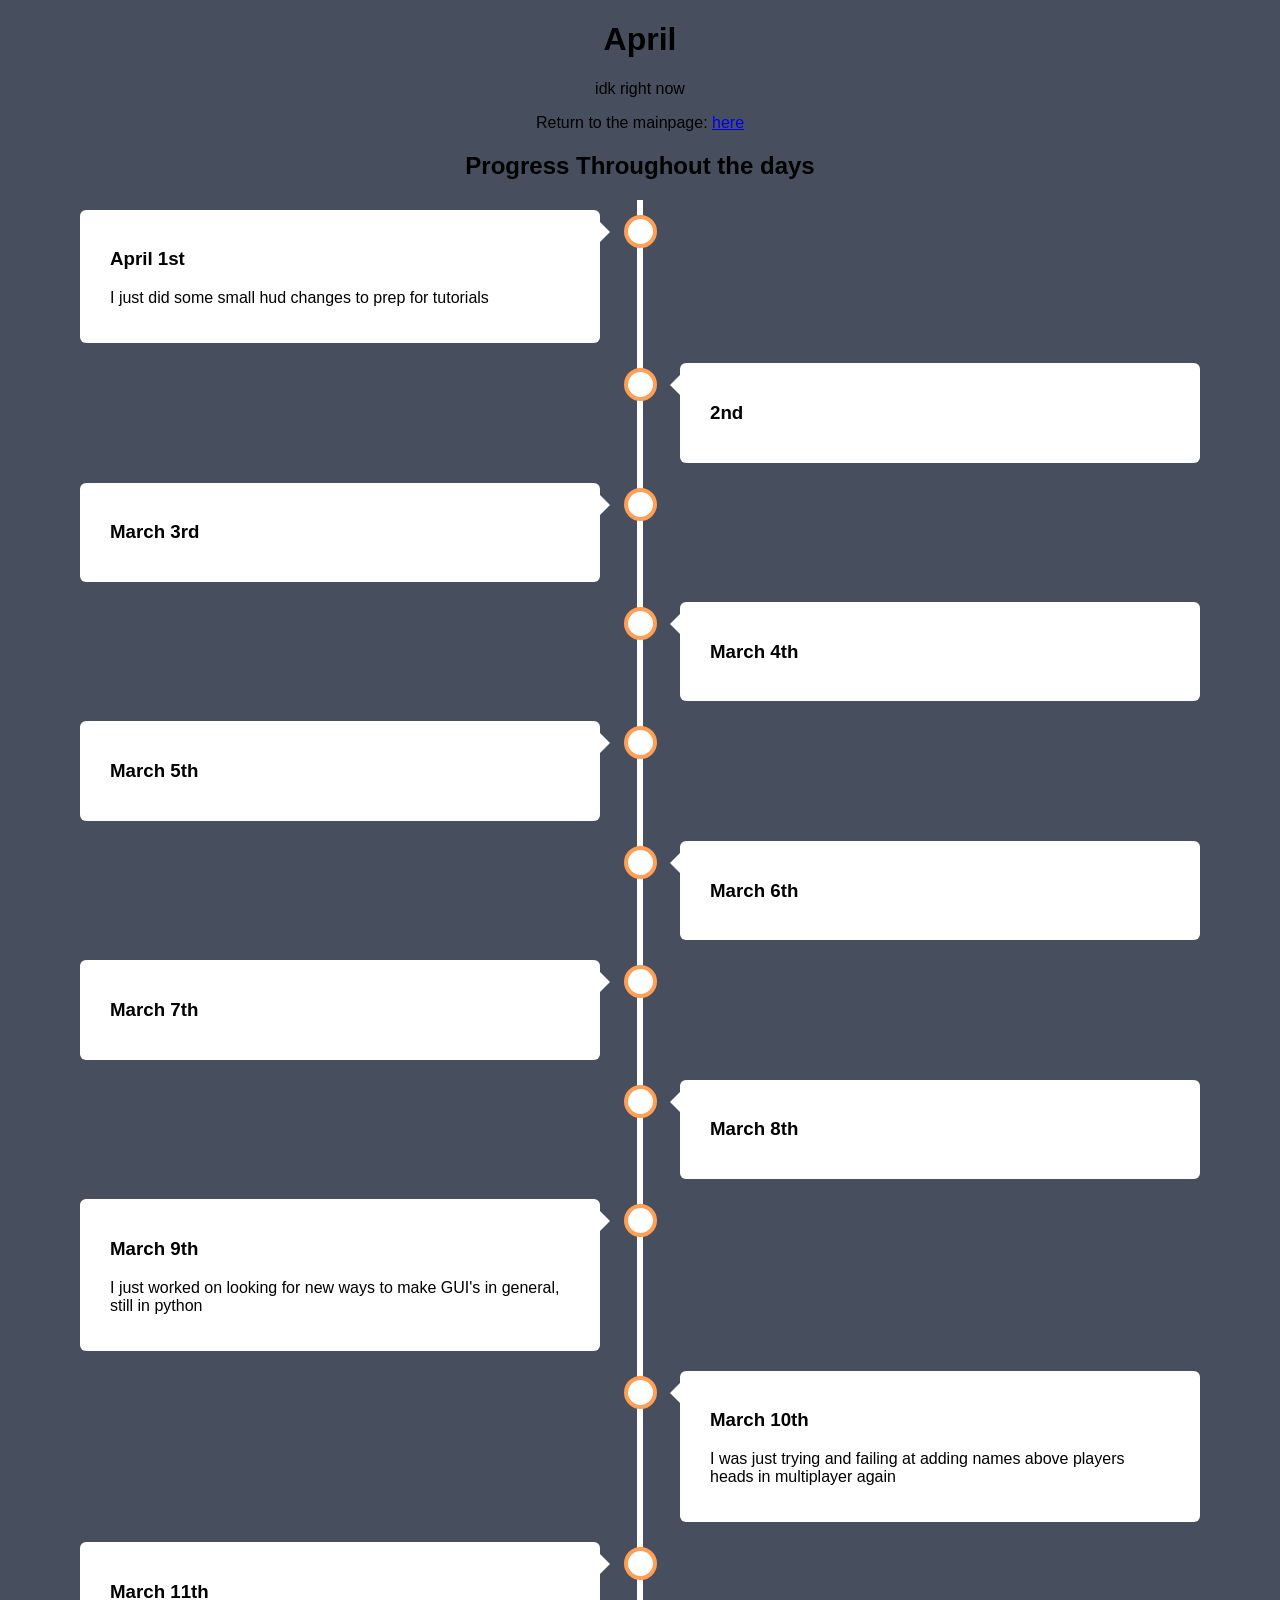
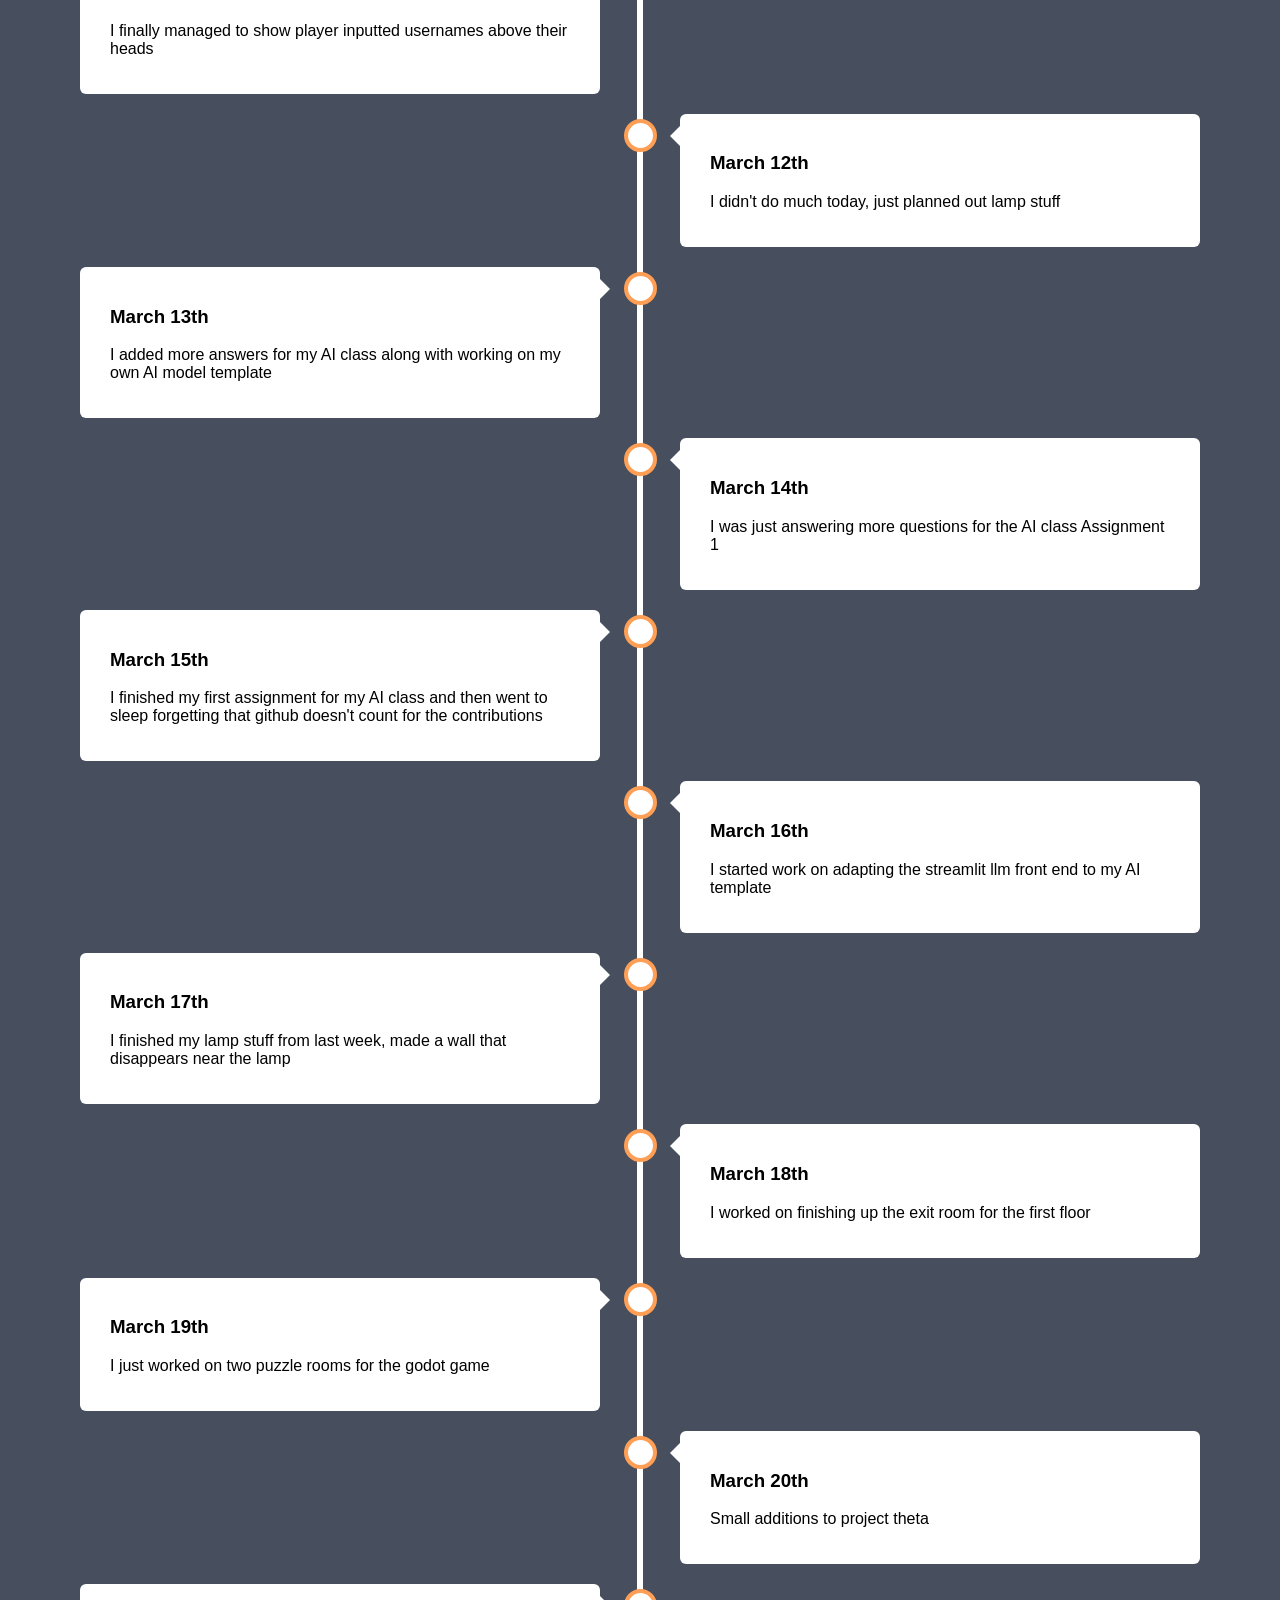
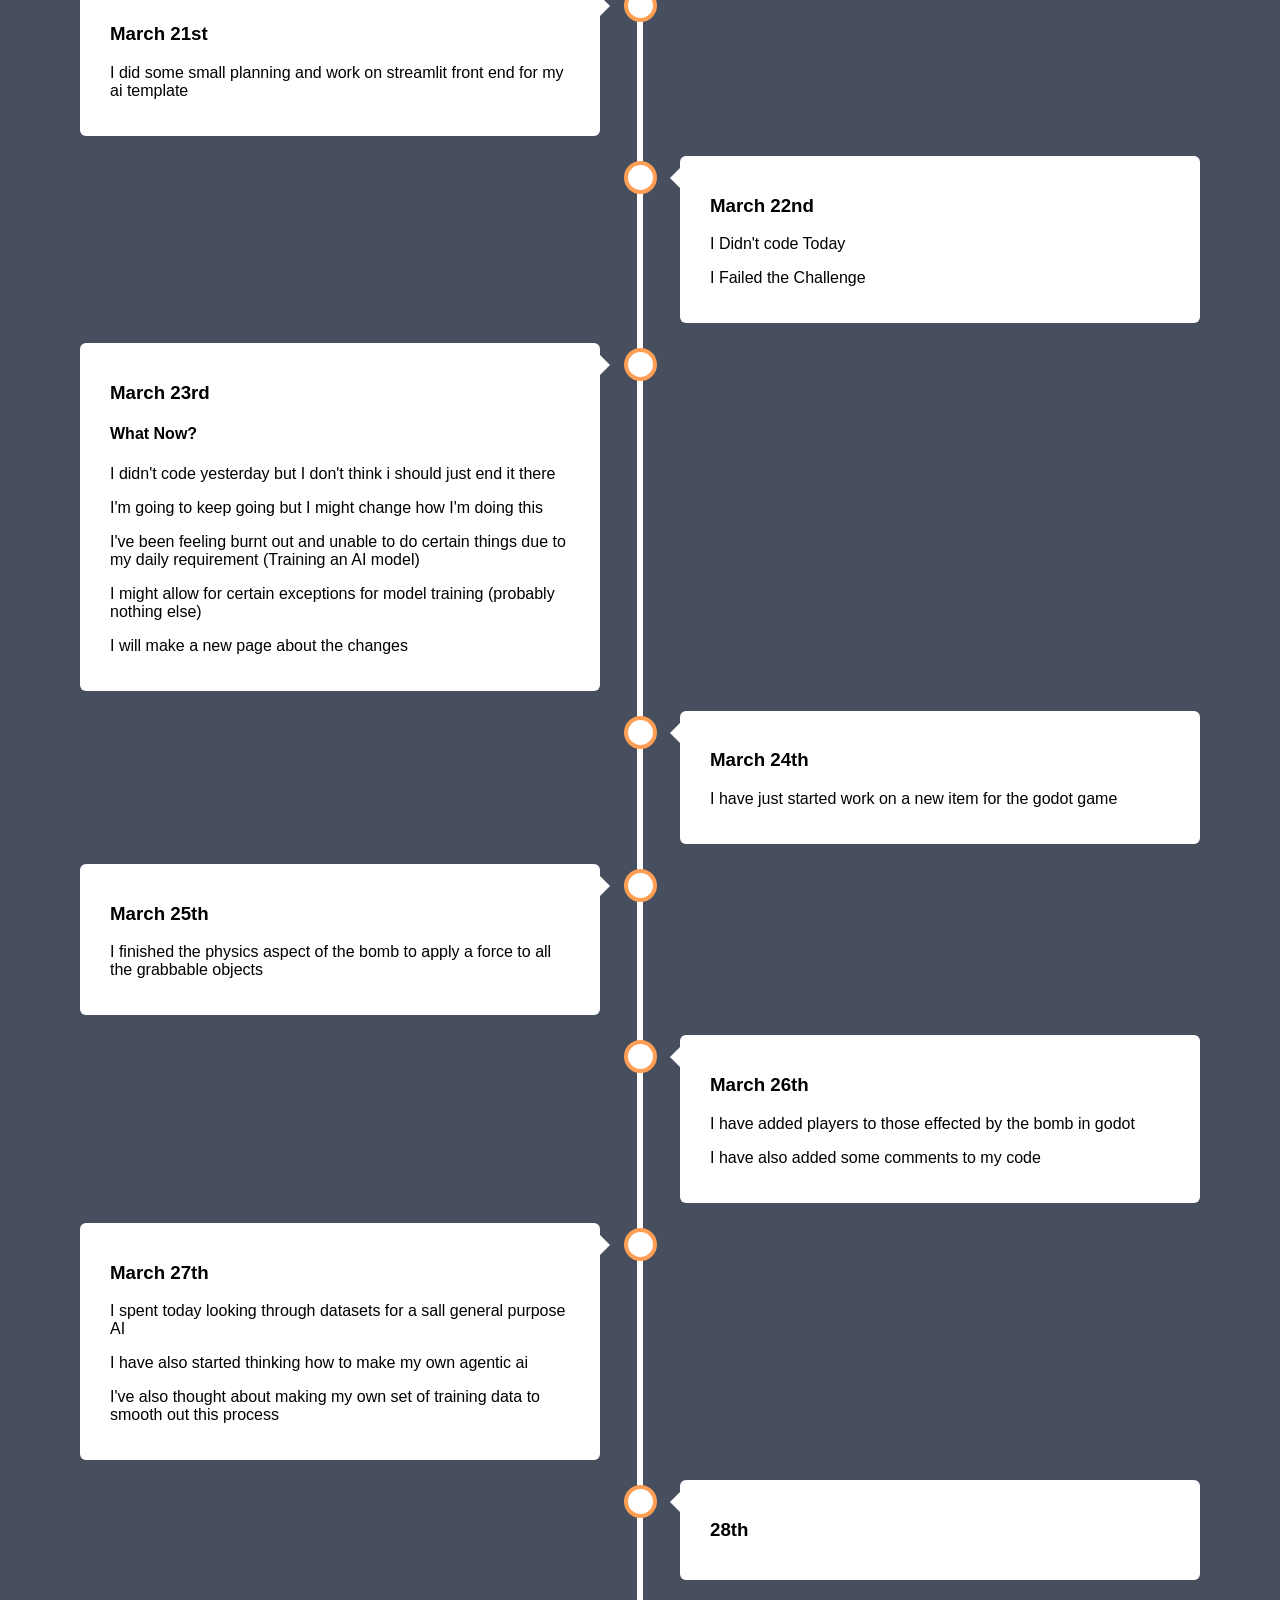
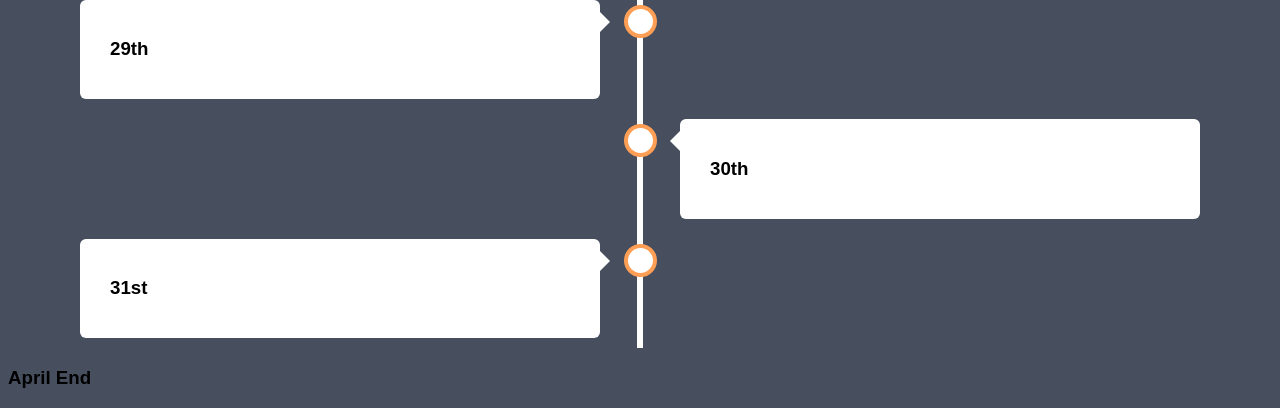
<file: april-timeline.html>
<!DOCTYPE html>
<html lang="en">
    <head>
        <meta charset="UTF-8">
        <meta name="viewport" content="width=device-width, initial-scale=1.0">
        <link rel="stylesheet" href="timeline.css">
        <title>AprilCodeSomethingADay</title>
    </head>
    <body>
        <div class="toppart">
            <h1>April</h1>
            <p>idk right now</p>
            <p>Return to the mainpage: <a href="index.html">here</a></p>
        </div>
        <!--I will probably for the forseeable future either switch to this or try to make the ul work-->
        <!--This was just a test and might change-->
        <div class="timetext"><h2>Progress Throughout the days</h2></div>
        <div class="timeline">
            <div class="container left">
                <div class="content">
                    <h3>April 1st</h3>
                    <p>I just did some small hud changes to prep for tutorials</p>
                </div>
            </div>
            <div class="container right">
                <div class="content">
                    <h3> 2nd</h3>

                </div>
            </div>
            <div class="container left">
                <div class="content">
                    <h3>March 3rd</h3>
                </div>
            </div>
            <div class="container right">
                <div class="content">
                    <h3>March 4th</h3>
                </div>
            </div>
            <div class="container left">
                <div class="content">
                    <h3>March 5th</h3>
                </div>
            </div>
            <div class="container right">
                <div class="content">
                    <h3>March 6th</h3>
                </div>
            </div>
            <div class="container left">
                <div class="content">
                    <h3>March 7th</h3>
                </div>
            </div>
            <div class="container right">
                <div class="content">
                    <h3>March 8th</h3>
                </div>
            </div>
            <div class="container left">
                <div class="content">
                    <h3>March 9th</h3>
                    <p>I just worked on looking for new ways to make GUI's in general, still in python</p>
                </div>
            </div>
            <div class="container right">
                <div class="content">
                    <h3>March 10th</h3>
                    <p>I was just trying and failing at adding names above players heads in multiplayer again</p>
                </div>
            </div>
            <div class="container left">
                <div class="content">
                    <h3>March 11th</h3>
                    <p>I finally managed to show player inputted usernames above their heads</p>
                </div>
            </div>
            <div class="container right">
                <div class="content">
                    <h3>March 12th</h3>
                    <p>I didn't do much today, just planned out lamp stuff</p>
                </div>
            </div>
            <div class="container left">
                <div class="content">
                    <h3>March 13th</h3>
                    <p>I added more answers for my AI class along with working on my own AI model template</p>
                </div>
            </div>
            <div class="container right">
                <div class="content">
                    <h3>March 14th</h3>
                    <p>I was just answering more questions for the AI class Assignment 1</p>    
                </div>
            </div>
            <div class="container left">
                <div class="content">
                    <h3>March 15th</h3>
                    <p>I finished my first assignment for my AI class and then went to sleep forgetting that github doesn't count for the contributions</p>
                </div>
            </div>
            <div class="container right">
                <div class="content">
                    <h3>March 16th</h3>
                    <p>I started work on adapting the streamlit llm front end to my AI template</p>
                </div>
            </div>
            <div class="container left">
                <div class="content">
                    <h3>March 17th</h3>
                    <p>I finished my lamp stuff from last week, made a wall that disappears near the lamp</p>
                </div>
            </div>
            <div class="container right">
                <div class="content">
                    <h3>March 18th</h3>
                    <p>I worked on finishing up the exit room for the first floor</p>
                </div>
            </div>
            <div class="container left">
                <div class="content">
                    <h3>March 19th</h3>
                    <p>I just worked on two puzzle rooms for the godot game</p>
                </div>
            </div>
            <div class="container right">
                <div class="content">
                    <h3>March 20th</h3>
                    <p>Small additions to project theta</p>
                </div>
            </div>
            <div class="container left">
                <div class="content">
                    <h3>March 21st</h3>
                    <p>I did some small planning and work on streamlit front end for my ai template</p>
                </div>
            </div>
            <div class="container right">
                <div class="content">
                    <h3>March 22nd</h3>
                    <p>I Didn't code Today</p>
                    <p>I Failed the Challenge</p>
                </div>
            </div>
            <div class="container left">
                <div class="content">
                    <h3>March 23rd</h3>
                    <h4>What Now?</h4>
                    <p>I didn't code yesterday but I don't think i should just end it there</p>
                    <p>I'm going to keep going but I might change how I'm doing this</p>
                    <p>I've been feeling burnt out and unable to do certain things due to my daily requirement (Training an AI model)</p>
                    <p>I might allow for certain exceptions for model training (probably nothing else)</p>
                    <p>I will make a new page about the changes</p>
                </div>
            </div>
            <div class="container right">
                <div class="content">
                    <h3>March 24th</h3>
                    <p>I have just started work on a new item for the godot game</p>
                </div>
            </div>
            <div class="container left">
                <div class="content">
                    <h3>March 25th</h3>
                    <p>I finished the physics aspect of the bomb to apply a force to all the grabbable objects</p>
                </div>
            </div>
            <div class="container right">
                <div class="content">
                    <h3>March 26th</h3>
                    <p>I have added players to those effected by the bomb in godot</p>
                    <p>I have also added some comments to my code</p>
                </div>
            </div>
            <div class="container left">
                <div class="content">
                    <h3>March 27th</h3>
                    <p>I spent today looking through datasets for a sall general purpose AI</p>
                    <p>I have also started thinking how to make my own agentic ai</p>
                    <p>I've also thought about making my own set of training data to smooth out this process</p>
                </div>
            </div>
            <div class="container right">
                <div class="content">
                    <h3> 28th</h3>
                </div>
            </div>
            <div class="container left">
                <div class="content">
                    <h3>29th</h3>
                </div>
            </div>
            <div class="container right">
                <div class="content">
                    <h3> 30th</h3>
                </div>
            </div>
            <div class="container left">
                <div class="content">
                    <h3> 31st</h3>
                </div>
            </div>
            <!--
            <div class="container right">
                <div class="content">

                </div>
            </div>
            <div class="container left">
                <div class="content">

                </div>
            </div>
            -->
        </div>
        <h3>April End</h3>
    </body>
</html>
</file>
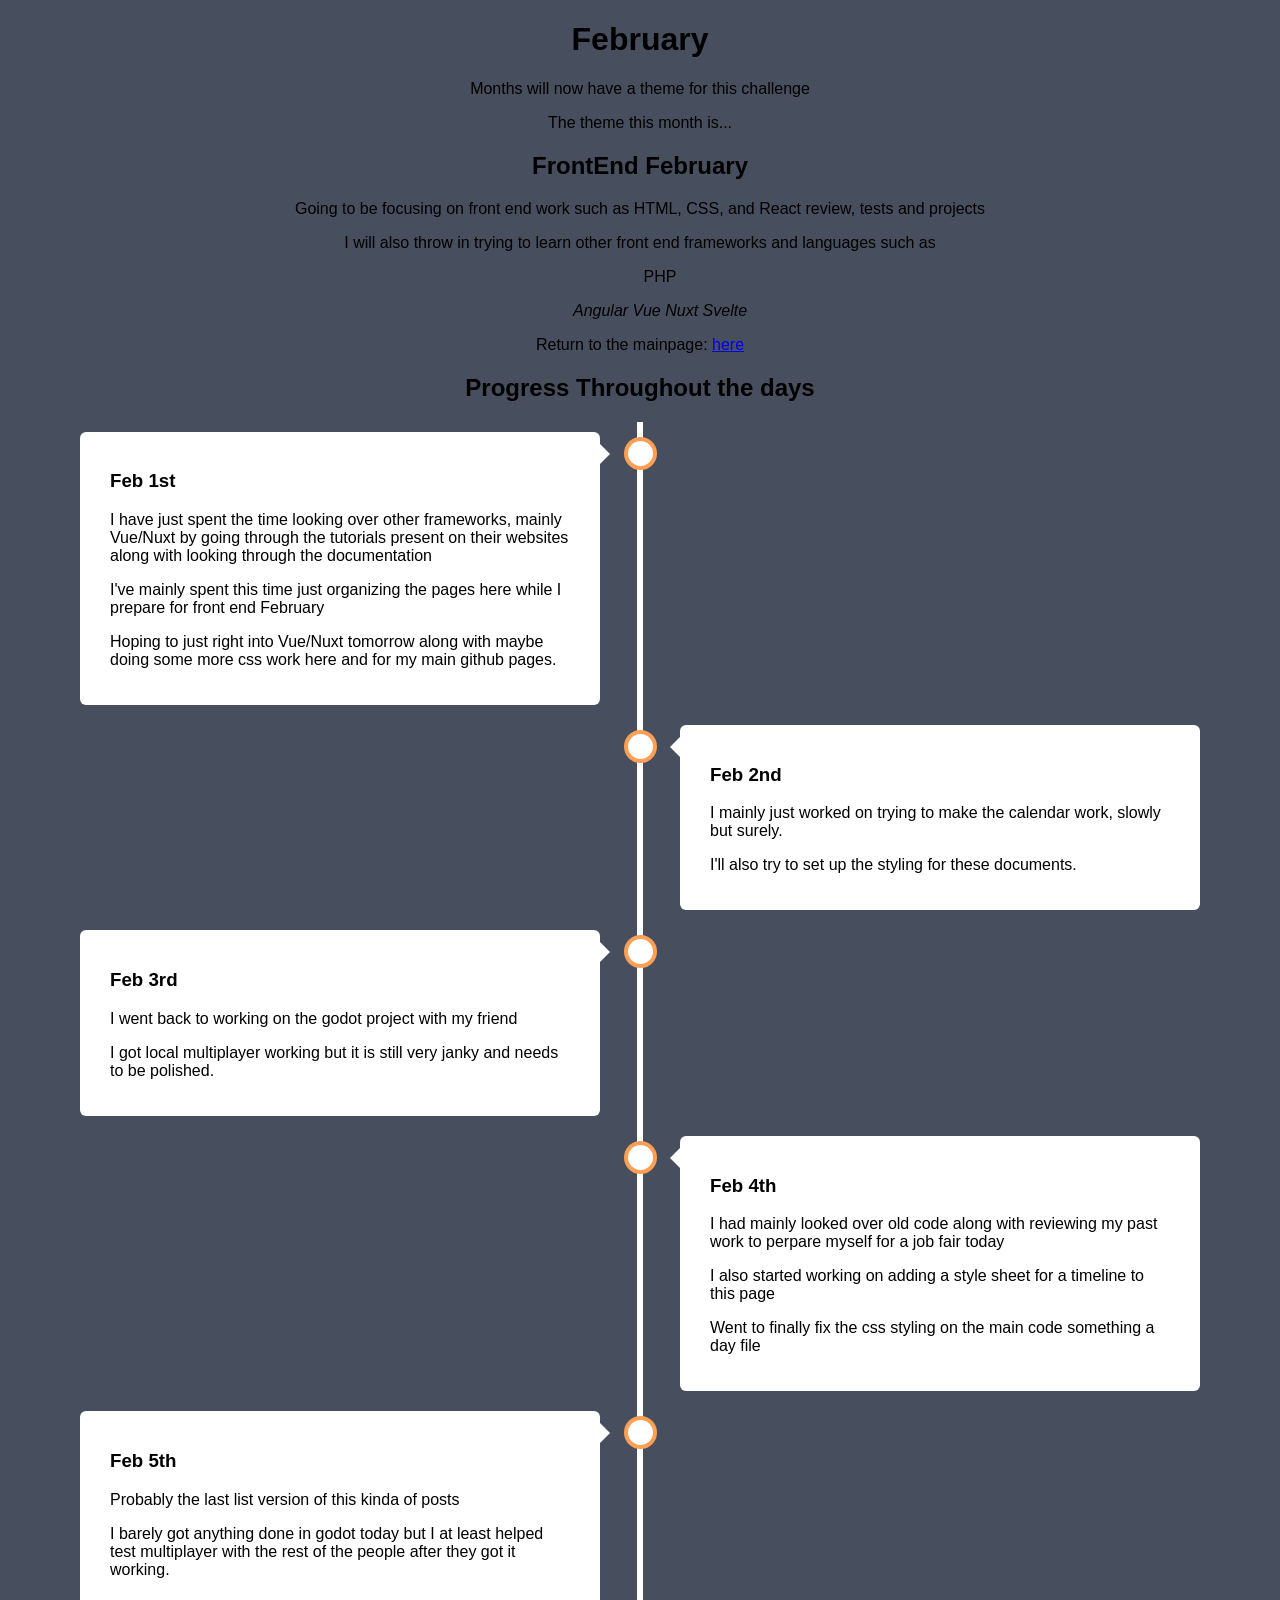
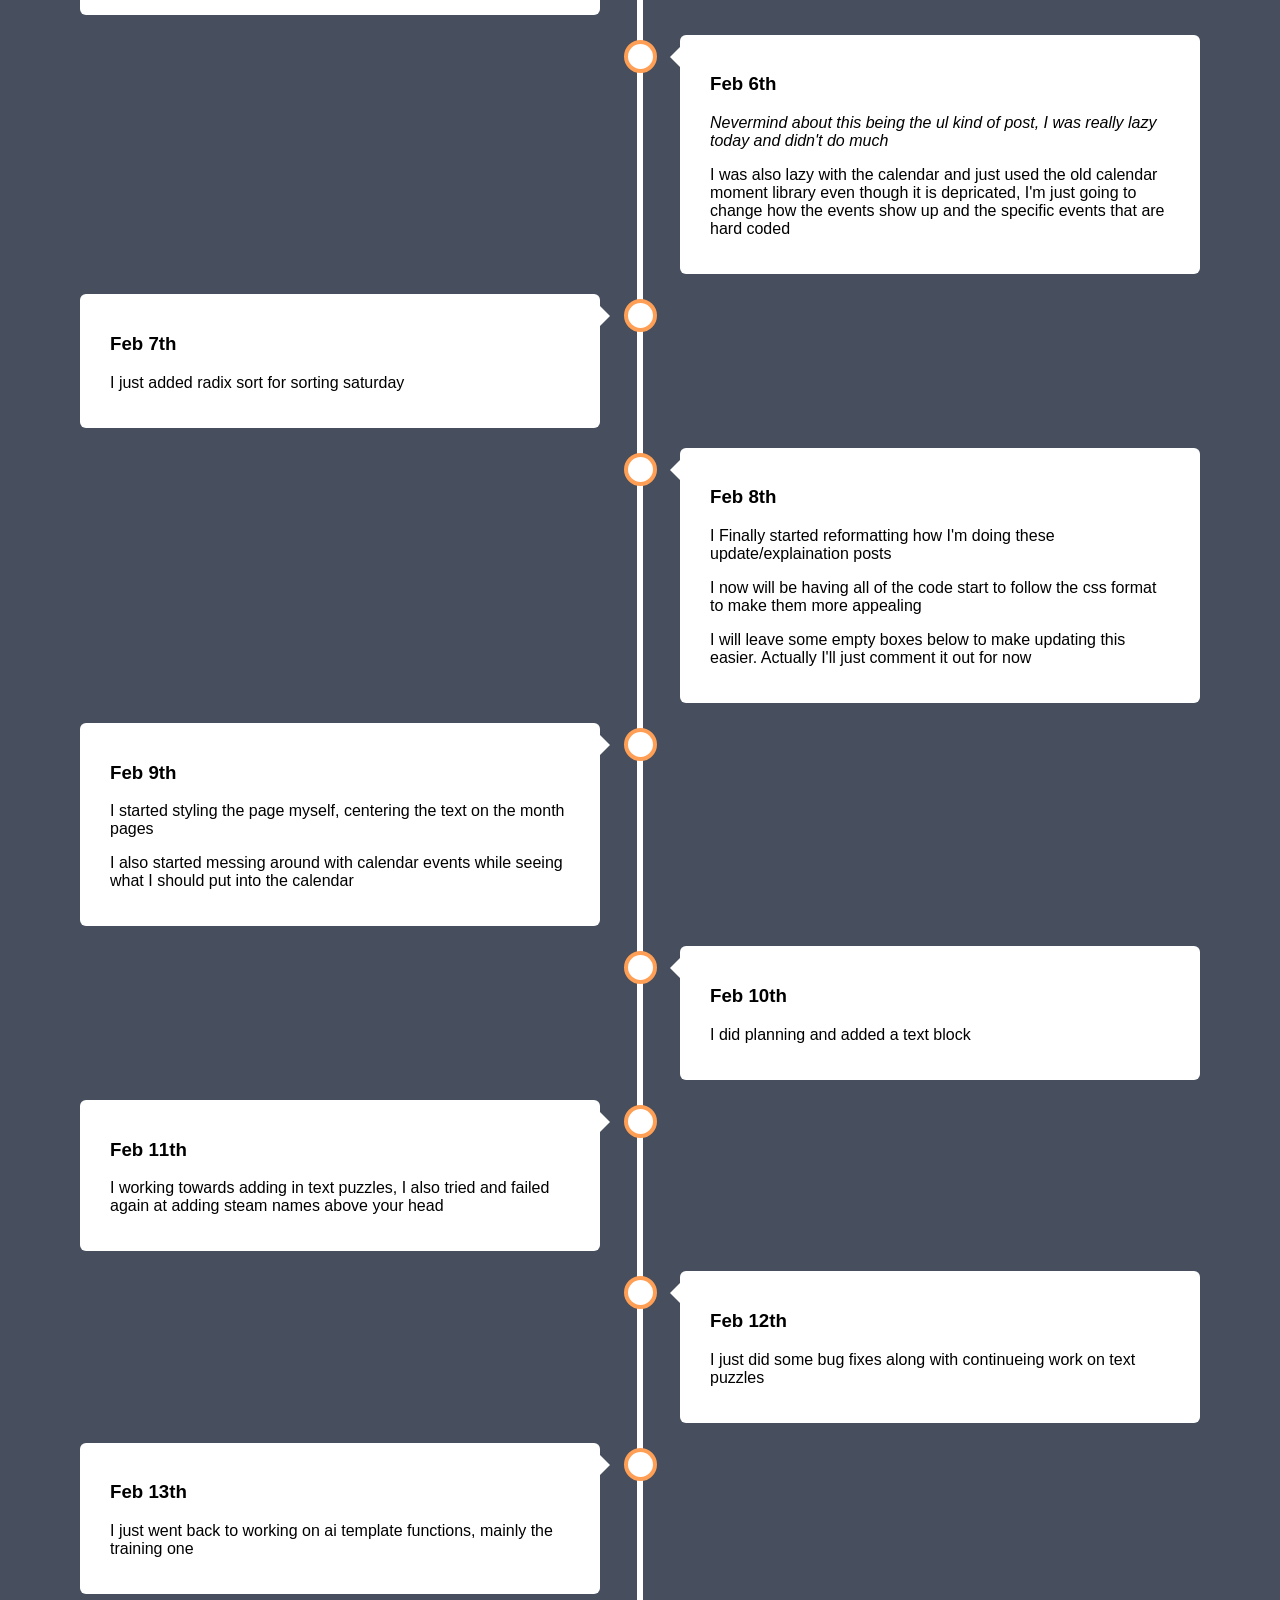
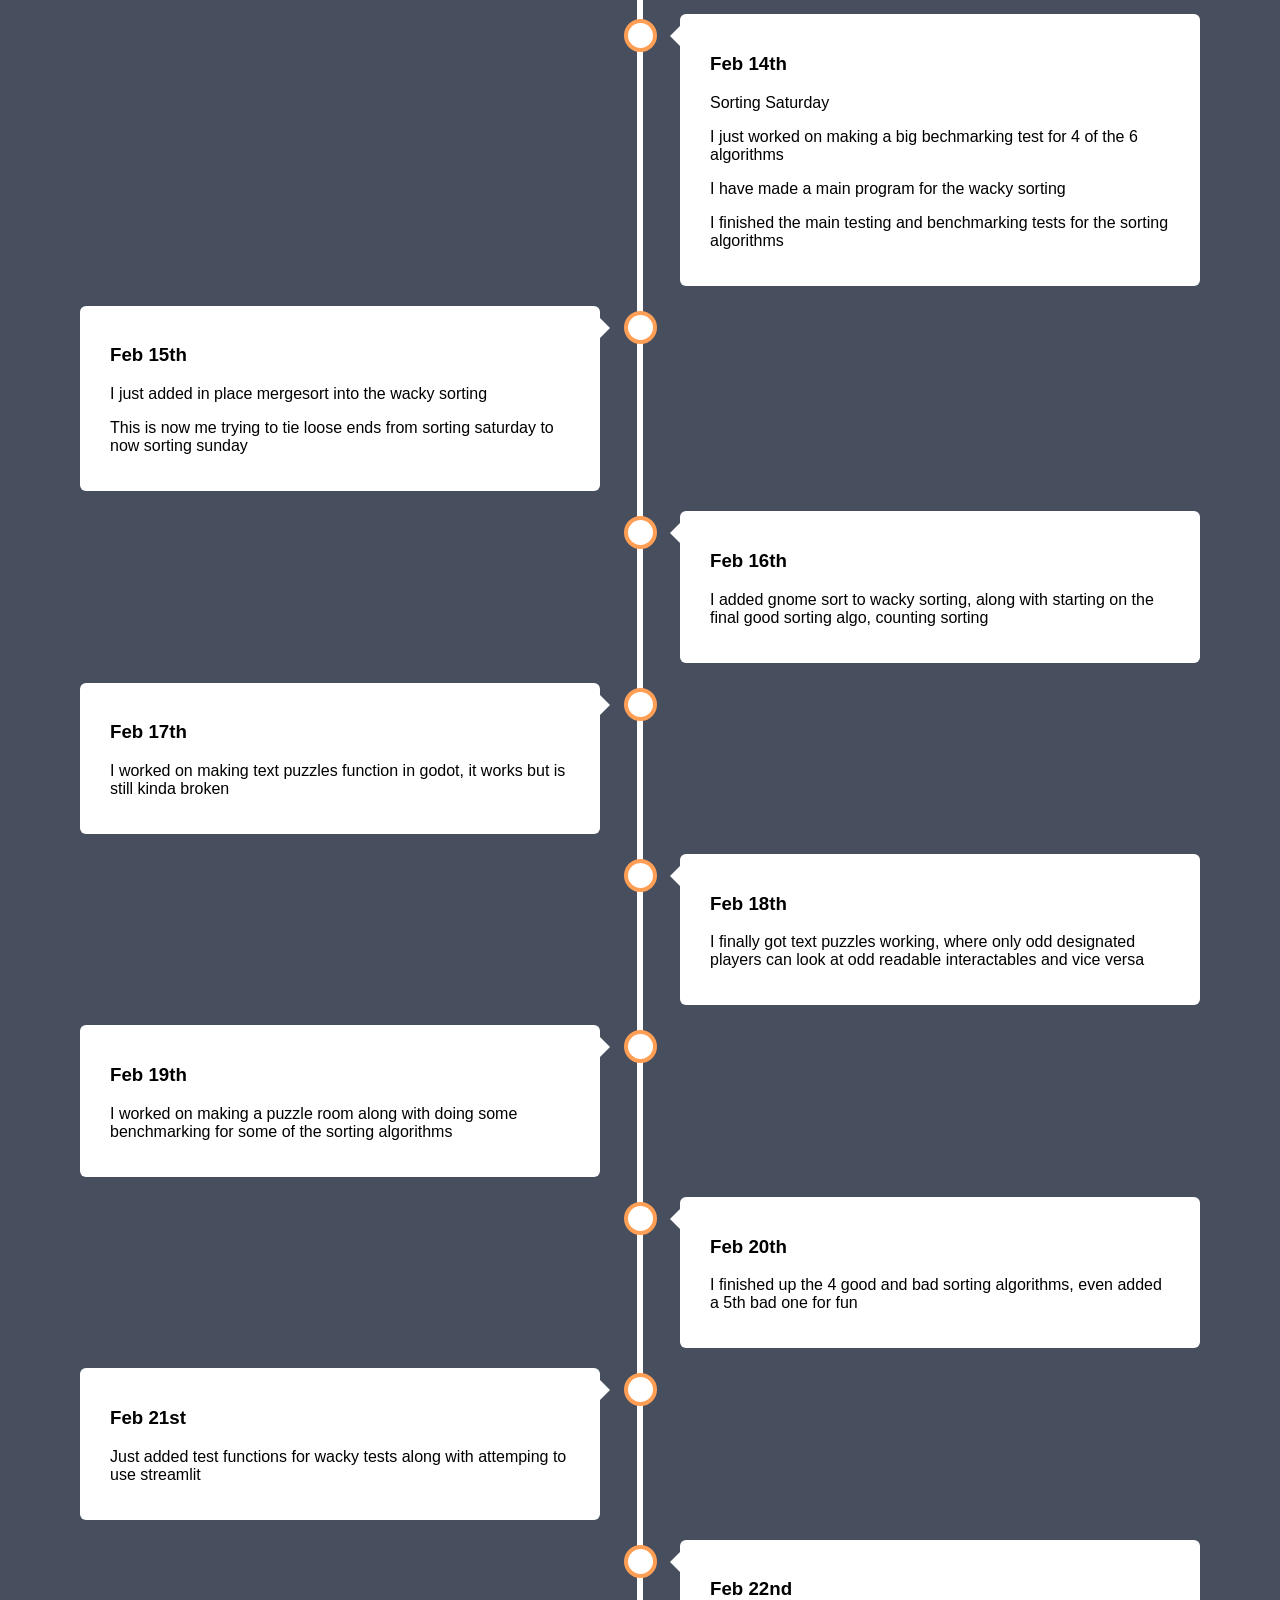
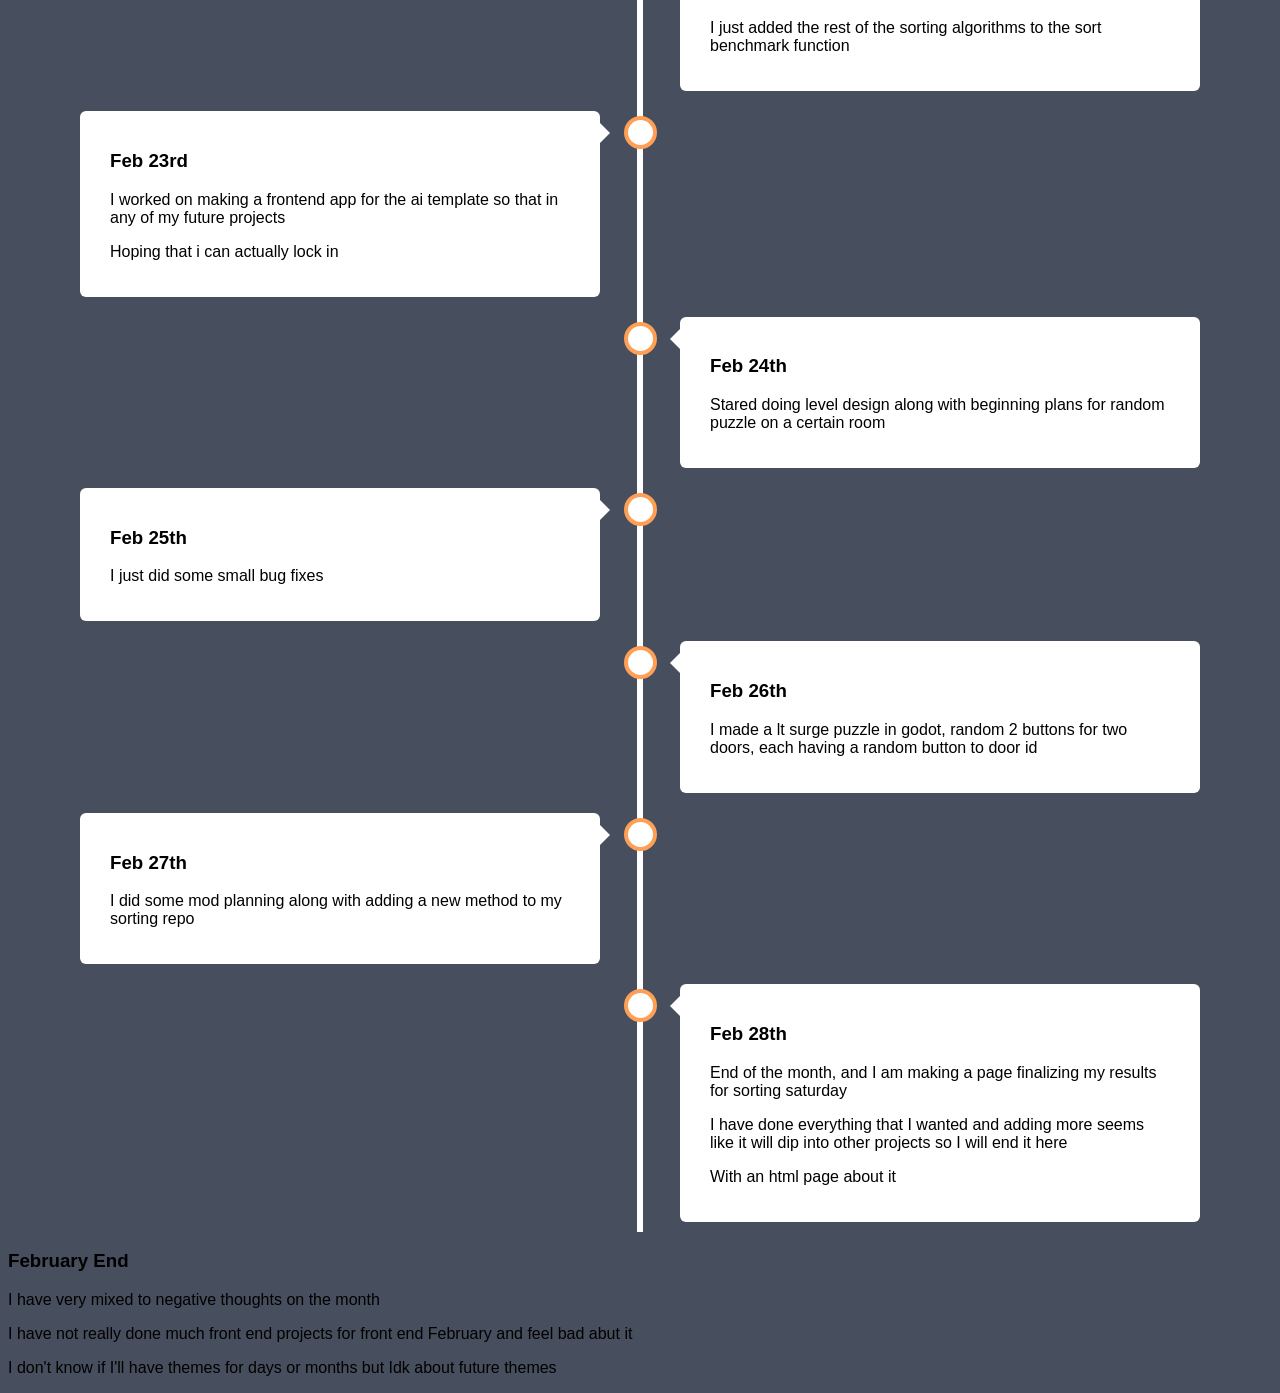
<file: feb-timeline.html>
<!DOCTYPE html>
<html lang="en">
    <head>
        <meta charset="UTF-8">
        <meta name="viewport" content="width=device-width, initial-scale=1.0">
        <link rel="stylesheet" href="timeline.css">
        <title>FebruaryCodeSomethingADay</title>
    </head>
    <body>
        <div class="toppart">
            <h1>February</h1>
            <p>Months will now have a theme for this challenge</p>
            <p>The theme this month is...</p>
            <h2>FrontEnd February</h2>
            <p>Going to be focusing on front end work such as HTML, CSS, and React review, tests and projects</p>
            <p>I will also throw in trying to learn other front end frameworks and languages such as</p>
            <ul>
                <p>PHP</p>
                <i>Angular</i>
                <i>Vue</i>
                <i>Nuxt</i>
                <i>Svelte</i>
            </ul>
            <p>Return to the mainpage: <a href="index.html">here</a></p>
        </div>
        <!--I will probably for the forseeable future either switch to this or try to make the ul work-->
        <!--This was just a test and might change-->
        <div class="timetext"><h2>Progress Throughout the days</h2></div>
        <div class="timeline">
            <div class="container left">
                <div class="content">
                    <h3>Feb 1st</h3>
                    <p>I have just spent the time looking over other frameworks, mainly Vue/Nuxt by going through the tutorials present on their websites along with looking through the documentation</p>
                    <p>I've mainly spent this time just organizing the pages here while I prepare for front end February</p>
                    <p>Hoping to just right into Vue/Nuxt tomorrow along with maybe doing some more css work here and for my main github pages.</p>
                </div>
            </div>
            <div class="container right">
                <div class="content">
                    <h3>Feb 2nd</h3>
                    <p>I mainly just worked on trying to make the calendar work, slowly but surely.</p>
                    <p>I'll also try to set up the styling for these documents.</p>
                </div>
            </div>
            <div class="container left">
                <div class="content">
                    <h3>Feb 3rd</h3>
                    <p>I went back to working on the godot project with my friend</p>
                    <p>I got local multiplayer working but it is still very janky and needs to be polished.</p>
                </div>
            </div>
            <div class="container right">
                <div class="content">
                    <h3>Feb 4th</h3>
                    <p>I had mainly looked over old code along with reviewing my past work to perpare myself for a job fair today</p>
                    <p>I also started working on adding a style sheet for a timeline to this page</p>
                    <p>Went to finally fix the css styling on the main code something a day file</p>
                </div>
            </div>
            <div class="container left">
                <div class="content">
                    <h3>Feb 5th</h3>
                    <p>Probably the last list version of this kinda of posts</p>
                    <p>I barely got anything done in godot today but I at least helped test multiplayer with the rest of the people after they got it working.</p>
                </div>
            </div>
            <div class="container right">
                <div class="content">
                     <h3>Feb 6th</h3>
                    <i>Nevermind about this being the ul kind of post, I was really lazy today and didn't do much</i>
                    <p>I was also lazy with the calendar and just used the old calendar moment library even though it is depricated, I'm just going to change how the events show up and the specific events that are hard coded</p>
                </div>
            </div>
            <div class="container left">
                <div class="content">
                    <h3>Feb 7th</h3>
                    <p>I just added radix sort for sorting saturday</p>
                </div>
            </div>
            <div class="container right">
                <div class="content">
                    <h3>Feb 8th</h3>
                    <p>I Finally started reformatting how I'm doing these update/explaination posts</p>
                    <p>I now will be having all of the code start to follow the css format to make them more appealing</p>
                    <p>I will leave some empty boxes below to make updating this easier. Actually I'll just comment it out for now</p>
                </div>
            </div>
            
            <div class="container left">
                <div class="content">
                    <h3>Feb 9th</h3>
                    <p>I started styling the page myself, centering the text on the month pages</p>
                    <p>I also started messing around with calendar events while seeing what I should put into the calendar</p>
                </div>
            </div>
            <div class="container right">
                <div class="content">
                    <h3>Feb 10th</h3>
                    <p>I did planning and added a text block</p>
                </div>
            </div>
            <div class="container left">
                <div class="content">
                    <h3>Feb 11th</h3>
                    <p>I working towards adding in text puzzles, I also tried and failed again at adding steam names above your head</p>
                </div>
            </div>
            <div class="container right">
                <div class="content">
                    <h3>Feb 12th</h3>
                    <p>I just did some bug fixes along with continueing work on text puzzles</p>
                </div>
            </div>
            <div class="container left">
                <div class="content">
                    <h3>Feb 13th</h3>
                    <p>I just went back to working on ai template functions, mainly the training one</p>
                </div>
            </div>
            <div class="container right">
                <div class="content">
                    <h3>Feb 14th</h3>
                    <p>Sorting Saturday</p>
                    <p>I just worked on making a big bechmarking test for 4 of the 6 algorithms</p>
                    <p>I have made a main program for the wacky sorting</p>
                    <p>I finished the main testing and benchmarking tests for the sorting algorithms</p>
                </div>
            </div>
            <div class="container left">
                <div class="content">
                    <h3>Feb 15th</h3>
                    <p>I just added in place mergesort into the wacky sorting</p>
                    <p>This is now me trying to tie loose ends from sorting saturday to now sorting sunday</p>
                </div>
            </div>
            <div class="container right">
                <div class="content">
                    <h3>Feb 16th</h3>
                    <p>I added gnome sort to wacky sorting, along with starting on the final good sorting algo, counting sorting</p>
                </div>
            </div>
            <div class="container left">
                <div class="content">
                    <h3>Feb 17th</h3>
                    <p>I worked on making text puzzles function in godot, it works but is still kinda broken</p>
                </div>
            </div>
            <div class="container right">
                <div class="content">
                    <h3>Feb 18th</h3>
                    <p>I finally got text puzzles working, where only odd designated players can look at odd readable interactables and vice versa</p>
                </div>
            </div>
            <div class="container left">
                <div class="content">
                    <h3>Feb 19th</h3>
                    <p>I worked on making a puzzle room along with doing some benchmarking for some of the sorting algorithms</p>
                </div>
            </div>
            <div class="container right">
                <div class="content">
                    <h3>Feb 20th</h3>
                    <p>I finished up the 4 good and bad sorting algorithms, even added a 5th bad one for fun</p>
                </div>
            </div>
            <div class="container left">
                <div class="content">
                    <h3>Feb 21st</h3>
                    <p>Just added test functions for wacky tests along with attemping to use streamlit</p>
                </div>
            </div>
            <div class="container right">
                <div class="content">
                    <h3>Feb 22nd</h3>
                    <p>I just added the rest of the sorting algorithms to the sort benchmark function</p>
                </div>
            </div>
            <div class="container left">
                <div class="content">
                    <h3>Feb 23rd</h3>
                    <p>I worked on making a frontend app for the ai template so that in any of my future projects</p>
                    <p>Hoping that i can actually lock in</p>
                </div>
            </div>
            <div class="container right">
                <div class="content">
                    <h3>Feb 24th</h3>
                    <p>Stared doing level design along with beginning plans for random puzzle on a certain room</p>
                </div>
            </div>
            <div class="container left">
                <div class="content">
                    <h3>Feb 25th</h3>
                    <p>I just did some small bug fixes</p>
                </div>
            </div>
            <div class="container right">
                <div class="content">
                    <h3>Feb 26th</h3>
                    <p>I made a lt surge puzzle in godot, random 2 buttons for two doors, each having a random button to door id</p>
                </div>
            </div>
            <div class="container left">
                <div class="content">
                    <h3>Feb 27th</h3>
                    <p>I did some mod planning along with adding a new method to my sorting repo</p>
                </div>
            </div>
            <div class="container right">
                <div class="content">
                    <h3>Feb 28th</h3>
                    <p>End of the month, and I am making a page finalizing my results for sorting saturday</p>
                    <p>I have done everything that I wanted and adding more seems like it will dip into other projects so I will end it here</p>
                    <p>With an html page about it</p>
                </div>
            </div>
            <!--
            <div class="container right">
                <div class="content">

                </div>
            </div>
            <div class="container left">
                <div class="content">

                </div>
            </div>
            -->
        </div>
        <h3>February End</h3>
        <p>I have very mixed to negative thoughts on the month</p>
        <p>I have not really done much front end projects for front end February and feel bad abut it</p>
        <p>I don't know if I'll have themes for days or months but Idk about future themes</p>
    </body>
</html>
</file>
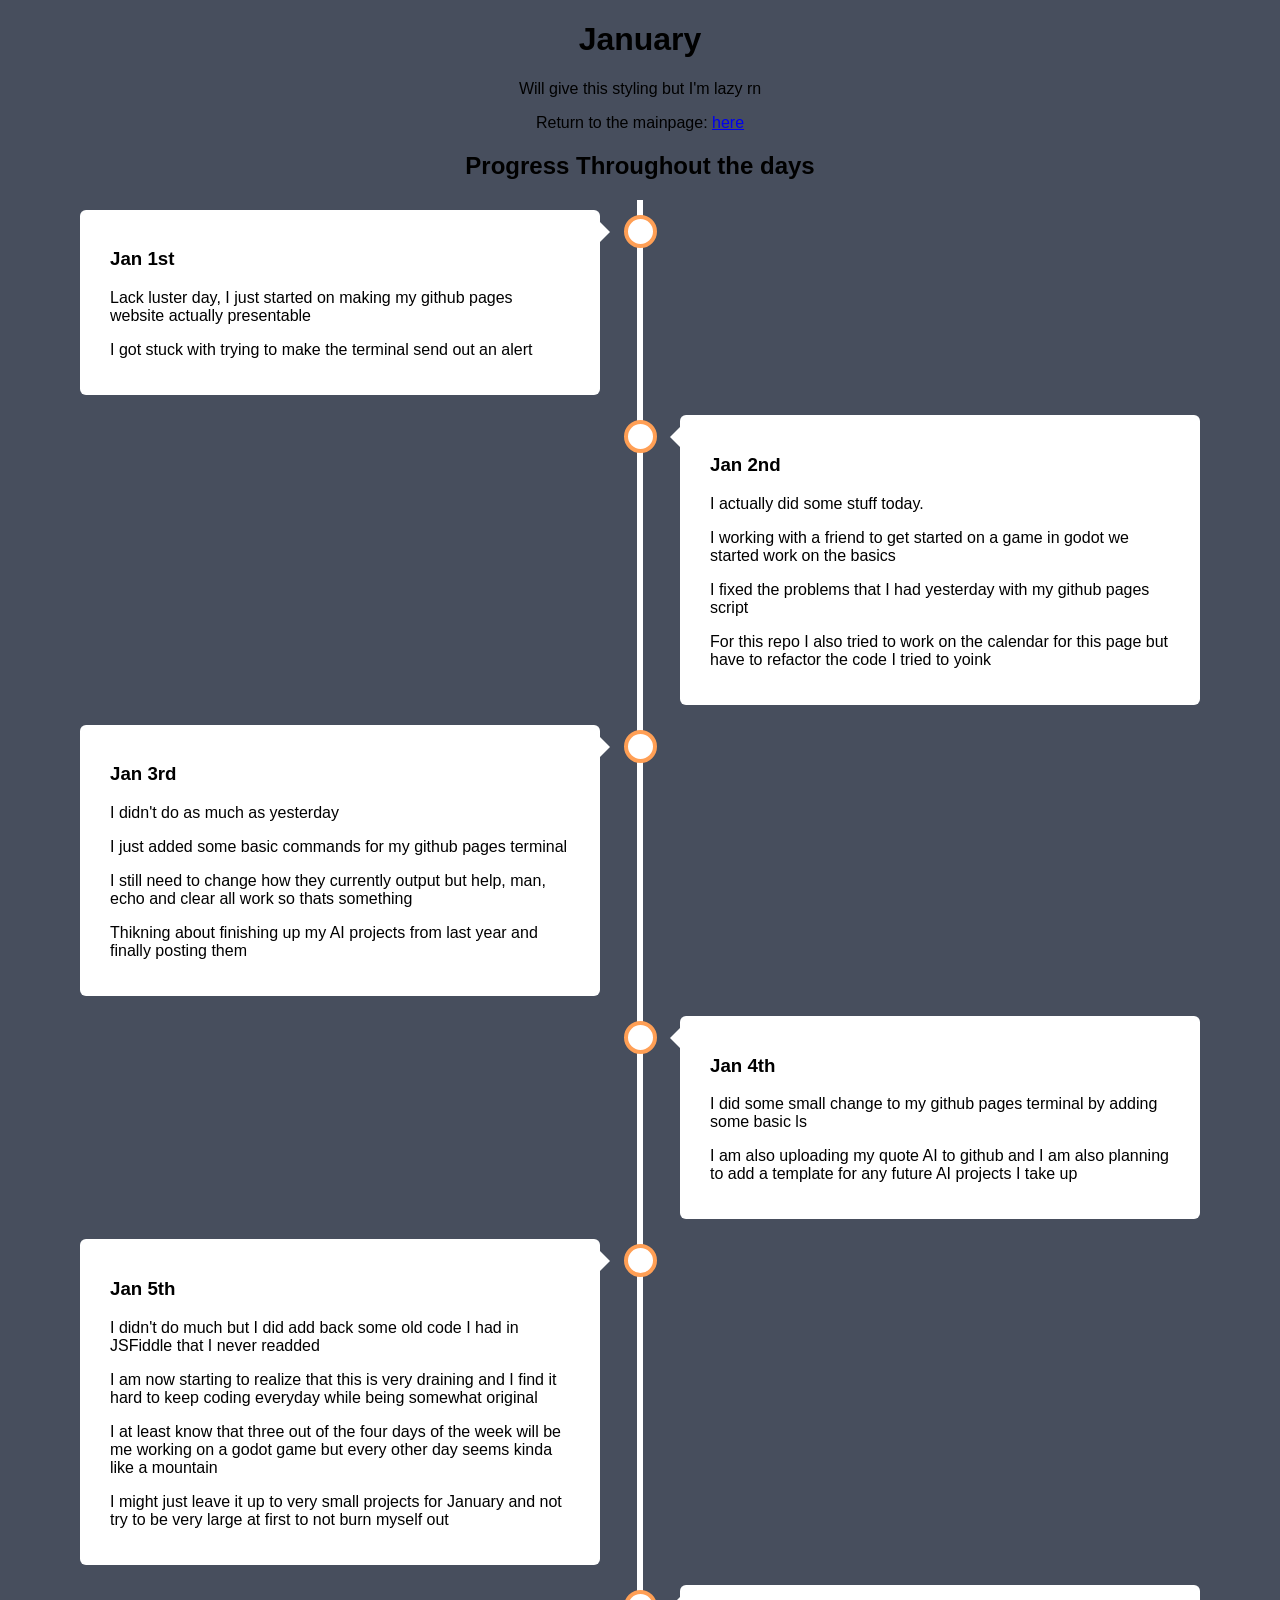
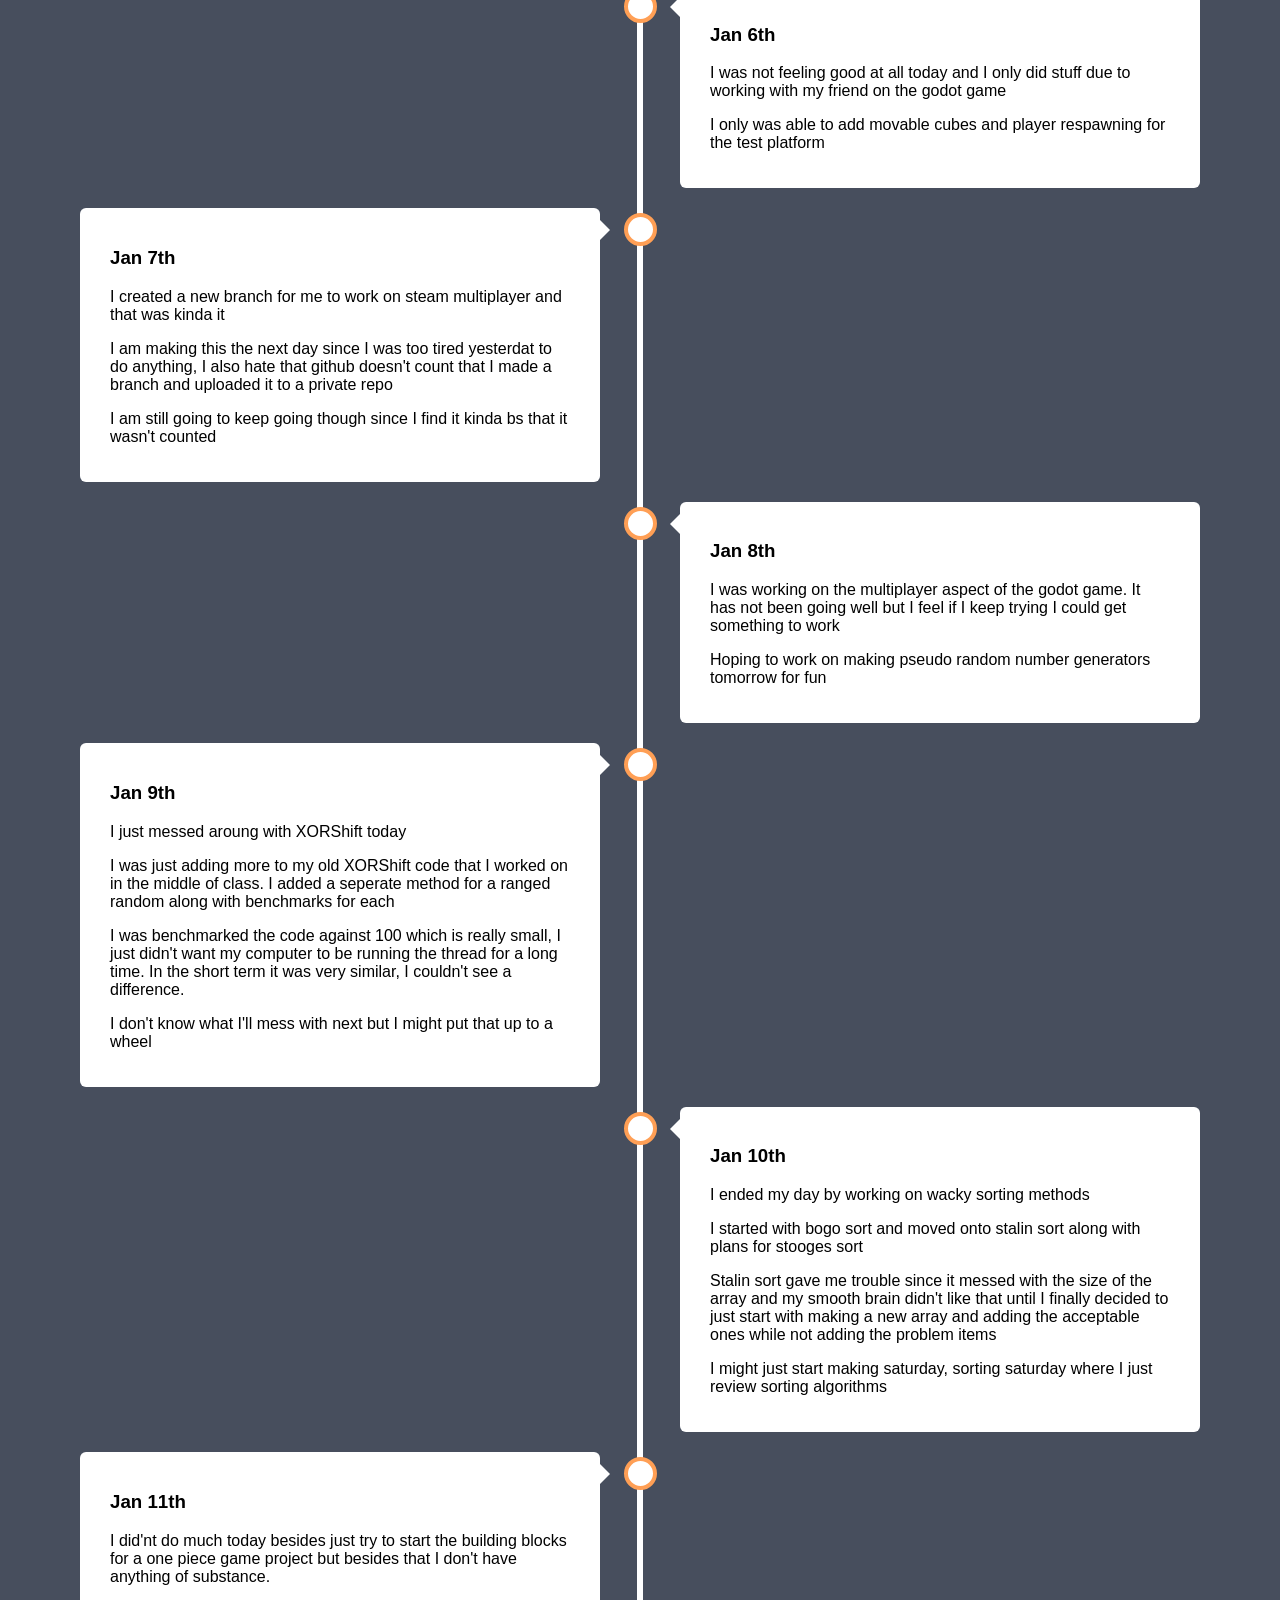
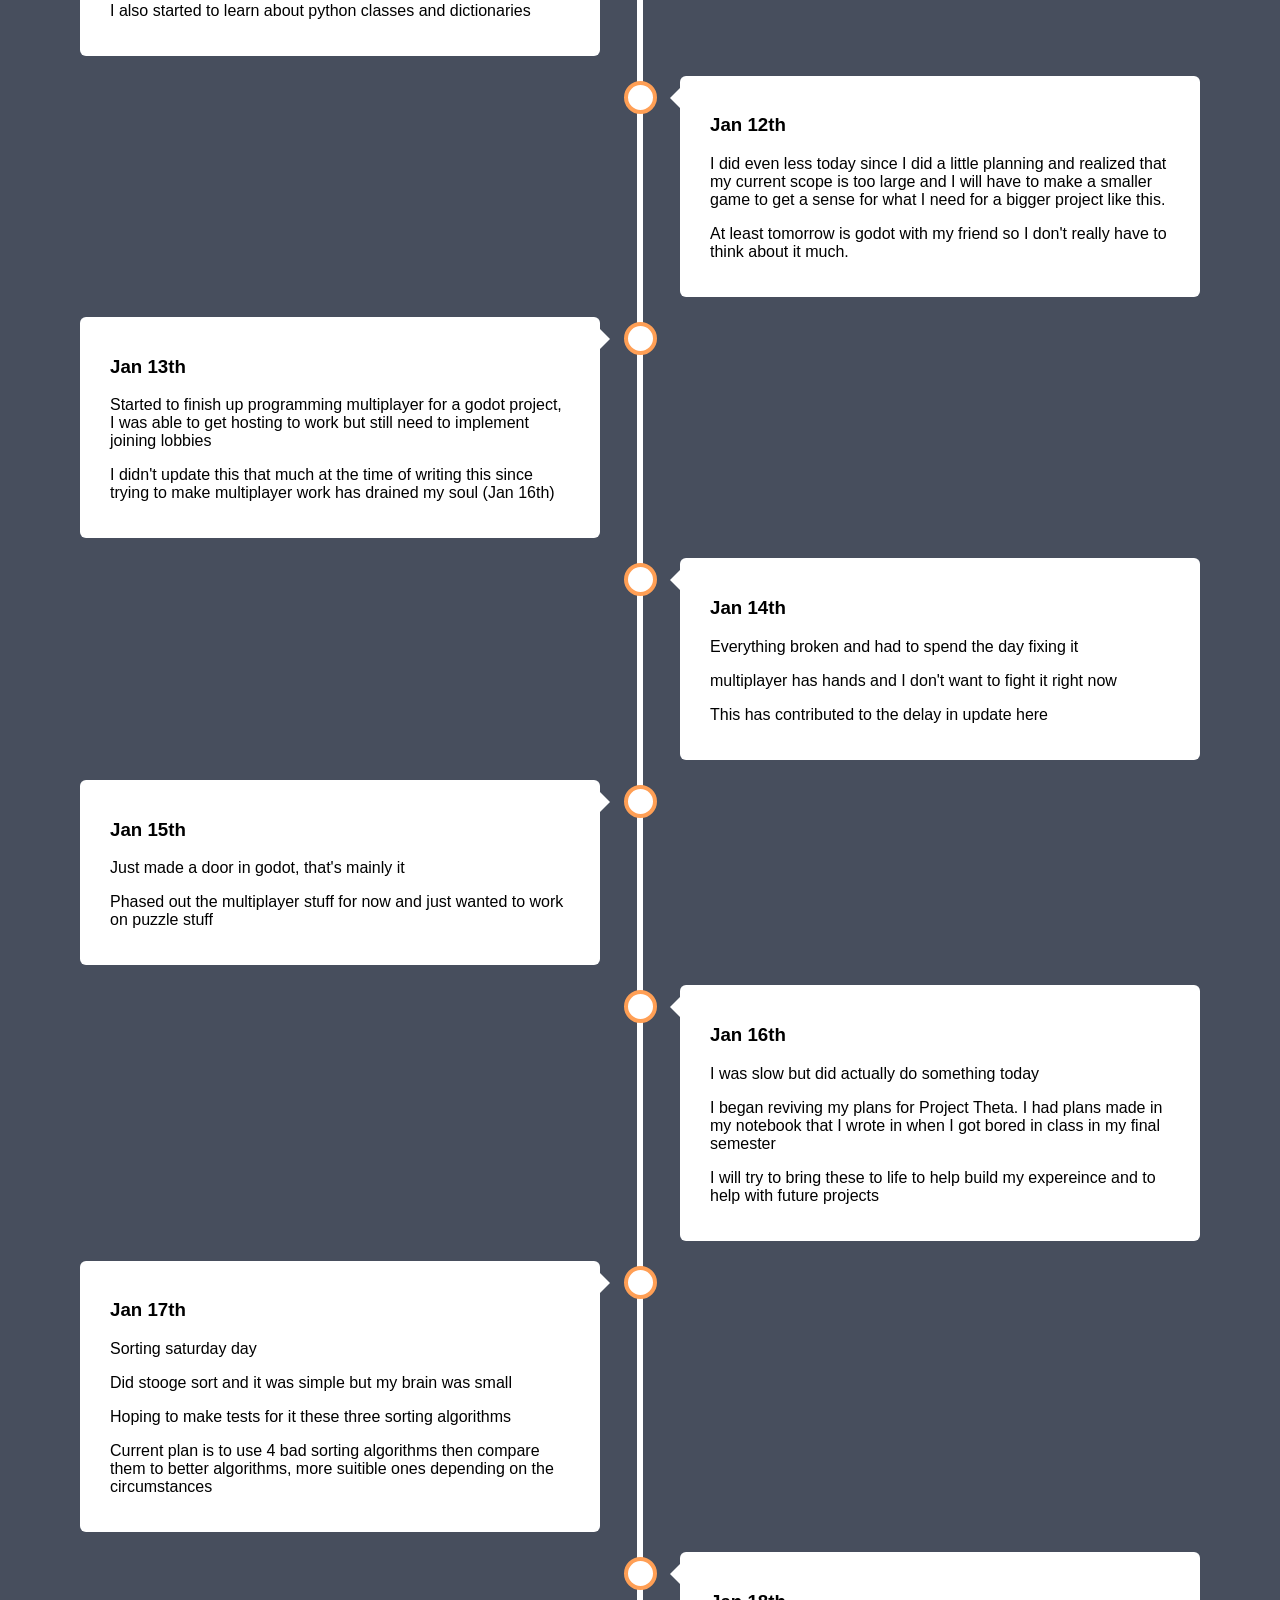
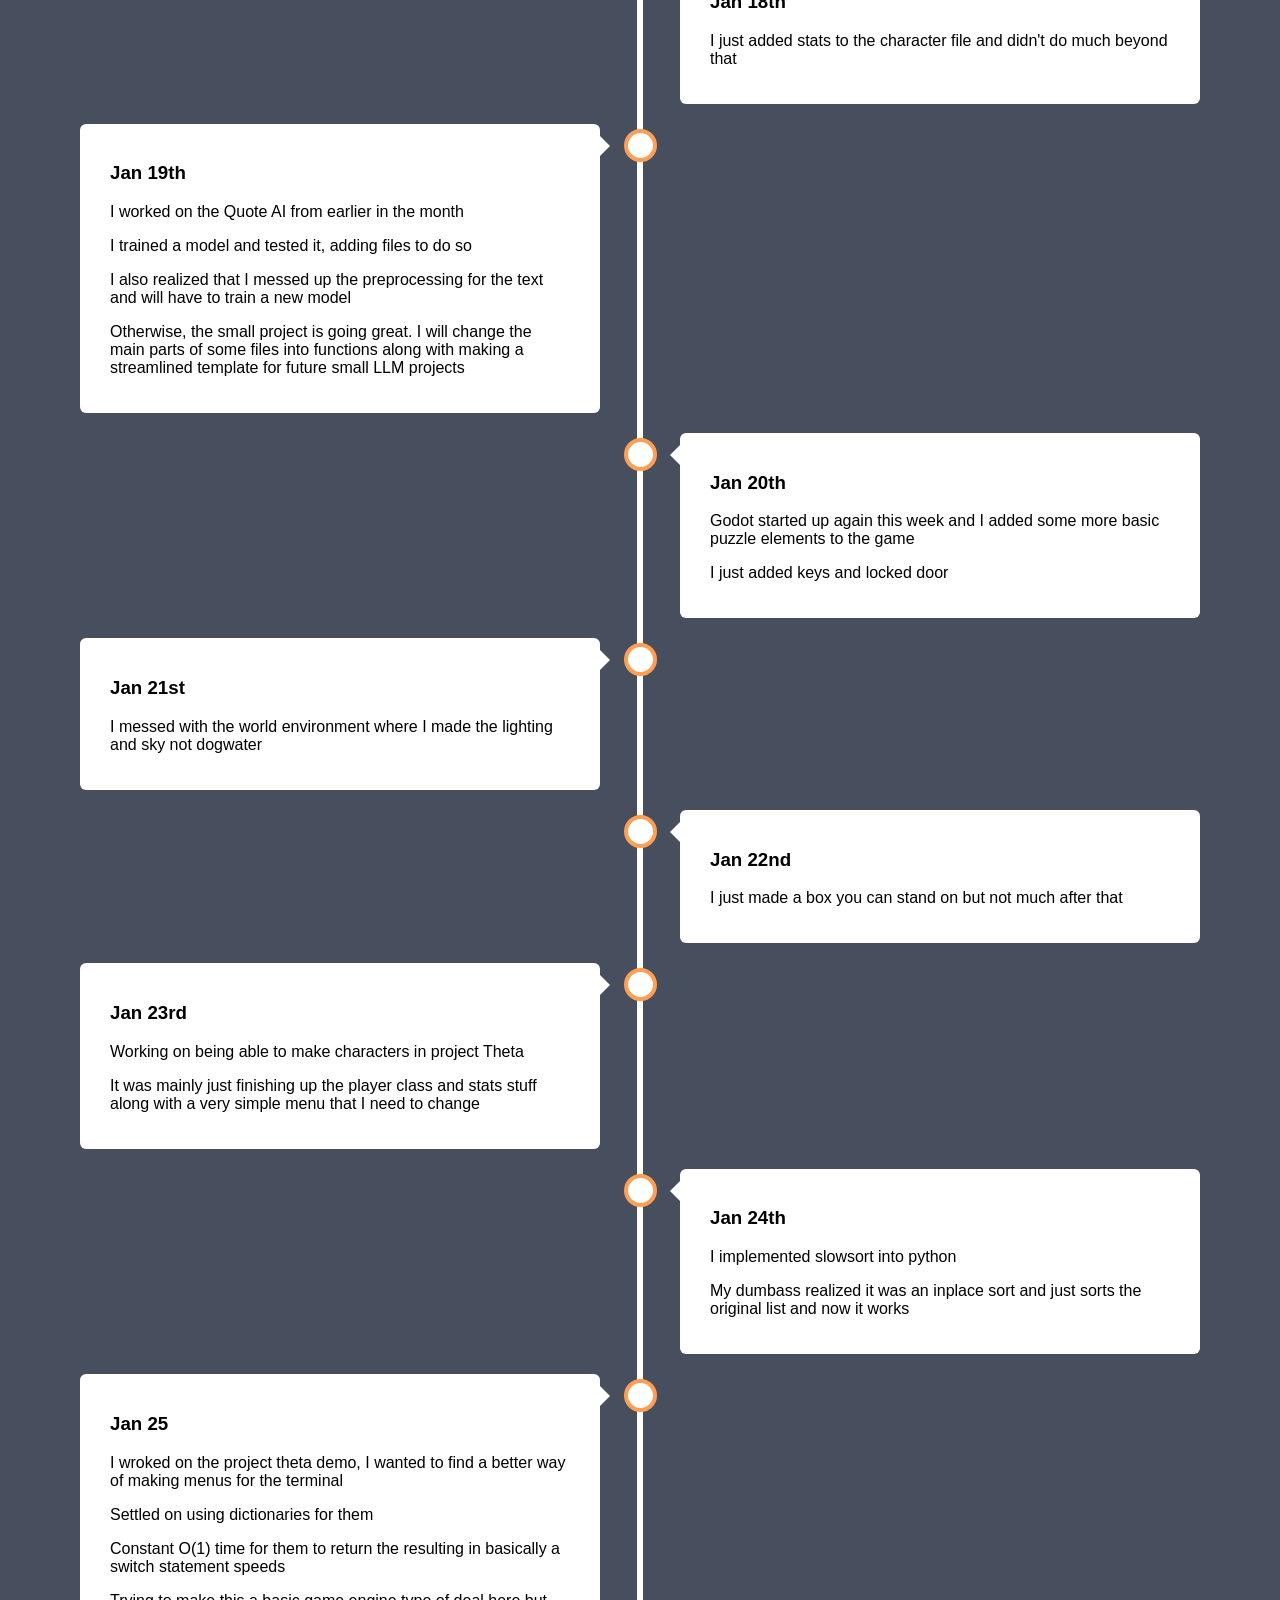
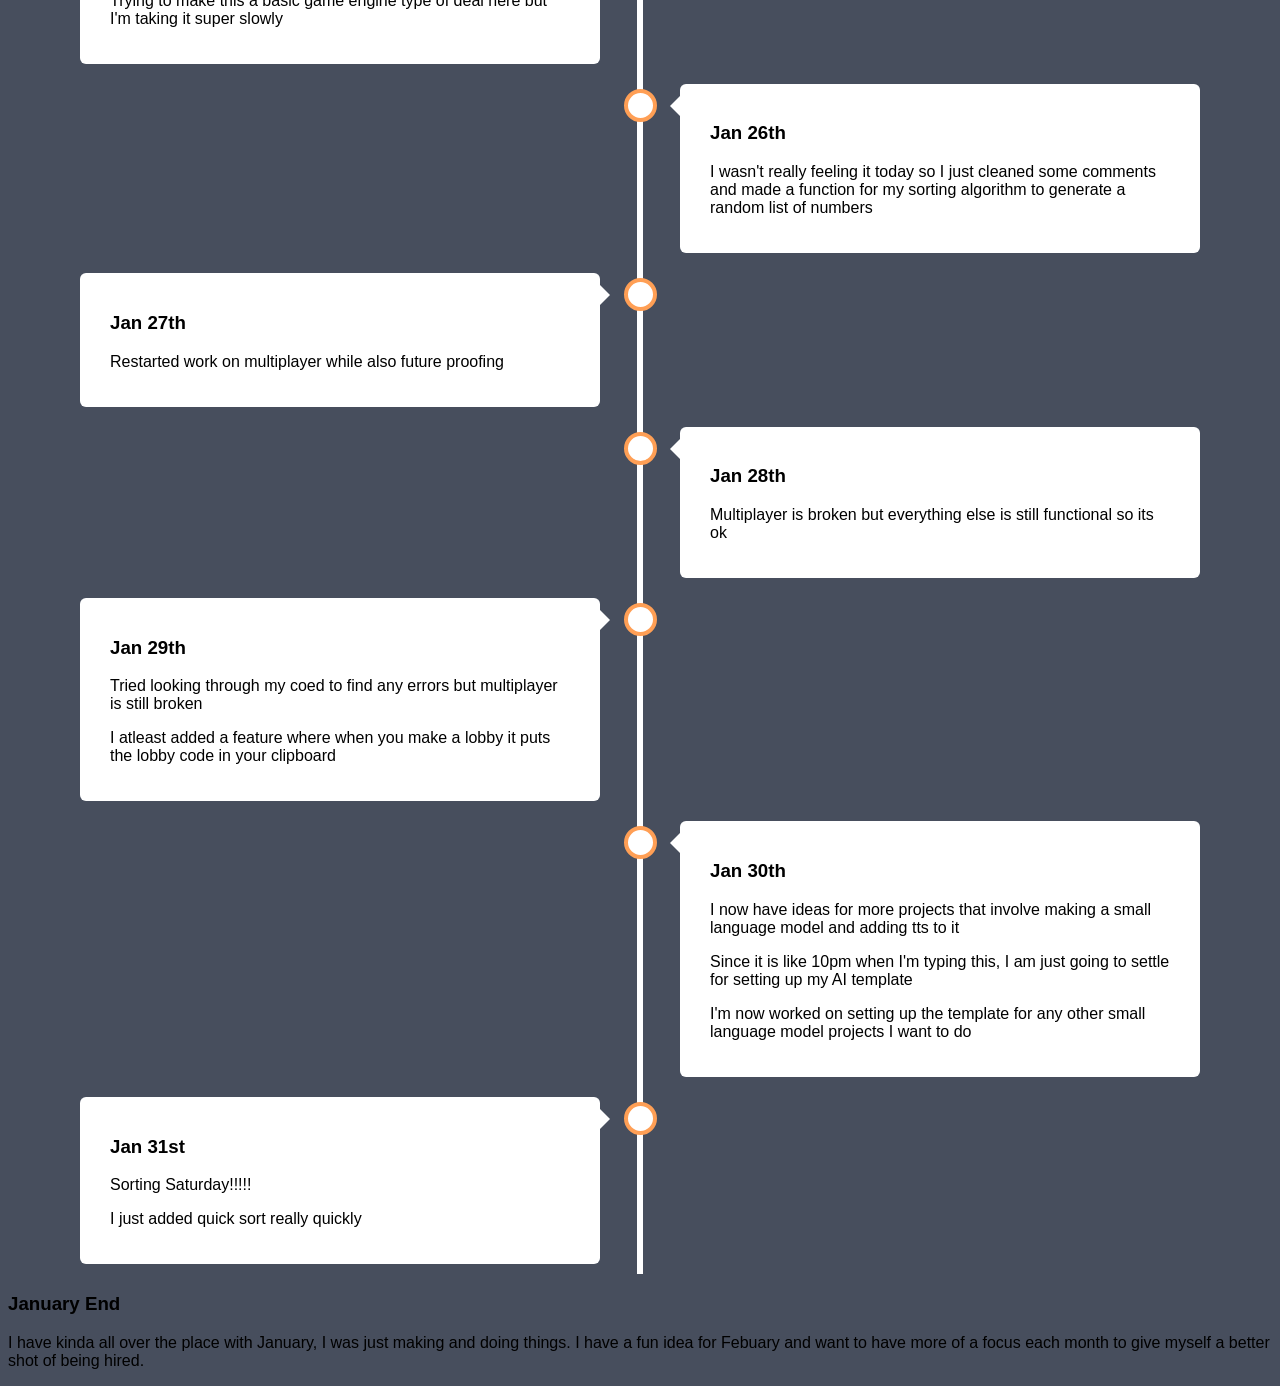
<file: jan-timeline.html>
<!DOCTYPE html>
<html lang="en">
<head>
    <meta charset="UTF-8">
    <meta name="viewport" content="width=device-width, initial-scale=1.0">
    <link rel="stylesheet" href="timeline.css">
    <title>JanuaryCodeSomethingADay</title>
</head>
<body>
    <div class="toppart">
    <h1>January</h1>
    <p>Will give this styling but I'm lazy rn</p>
    <p>Return to the mainpage: <a href="index.html">here</a></p>
    <h2>Progress Throughout the days</h2>
    </div>
    <div class="timeline">
            <div class="container left">
                <div class="content">
                    <h3>Jan 1st</h3>
                    <p>Lack luster day, I just started on making my github pages website actually presentable</p>
                    <p>I got stuck with trying to make the terminal send out an alert</p>
                </div>
            </div>
            <div class="container right">
                <div class="content">
                    <h3>Jan 2nd</h3>
                    <p>I actually did some stuff today.</p>
                    <p>I working with a friend to get started on a game in godot we started work on the basics</p>
                    <p>I fixed the problems that I had yesterday with my github pages script</p>
                    <p>For this repo I also tried to work on the calendar for this page but have to refactor the code I tried to yoink</p>
                </div>
            </div>
            <div class="container left">
                <div class="content">
                    <h3>Jan 3rd</h3>
                    <p>I didn't do as much as yesterday</p>
                    <p>I just added some basic commands for my github pages terminal</p>
                    <p>I still need to change how they currently output but help, man, echo and clear all work so thats something</p>
                    <p>Thikning about finishing up my AI projects from last year and finally posting them</p>
                </div>
            </div>
            <div class="container right">
                <div class="content">
                    <h3>Jan 4th</h3>
                    <p>I did some small change to my github pages terminal by adding some basic ls</p>
                    <p>I am also uploading my quote AI to github and I am also planning to add a template for any future AI projects I take up</p>
                </div>
            </div>
            <div class="container left">
                <div class="content">
                    <h3>Jan 5th</h3>
                    <p>I didn't do much but I did add back some old code I had in JSFiddle that I never readded</p>
                    <p>I am now starting to realize that this is very draining and I find it hard to keep coding everyday while being somewhat original</p>
                    <p>I at least know that three out of the four days of the week will be me working on a godot game but every other day seems kinda like a mountain</p>
                    <p>I might just leave it up to very small projects for January and not try to be very large at first to not burn myself out</p>
                </div>
            </div>
            <div class="container right">
                <div class="content">
                    <h3>Jan 6th</h3>
                    <p>I was not feeling good at all today and I only did stuff due to working with my friend on the godot game</p>
                    <p>I only was able to add movable cubes and player respawning for the test platform</p>
                </div>
            </div>
            <div class="container left">
                <div class="content">
                    <h3>Jan 7th</h3>
                    <p>I created a new branch for me to work on steam multiplayer and that was kinda it</p>
                    <p>I am making this the next day since I was too tired yesterdat to do anything, I also hate that github doesn't count that I made a branch and uploaded it to a private repo</p>
                    <p>I am still going to keep going though since I find it kinda bs that it wasn't counted</p>
                </div>
            </div>
            <div class="container right">
                <div class="content">
                    <h3>Jan 8th</h3>
                    <p>I was working on the multiplayer aspect of the godot game. It has not been going well but I feel if I keep trying I could get something to work</p>
                    <p>Hoping to work on making pseudo random number generators tomorrow for fun</p>
                </div>
            </div>
            <div class="container left">
                <div class="content">
                    <h3>Jan 9th</h3>
                    <p>I just messed aroung with XORShift today</p>
                    <p>I was just adding more to my old XORShift code that I worked on in the middle of class. I added a seperate method for a ranged random along with benchmarks for each</p>
                    <p>I was benchmarked the code against 100 which is really small, I just didn't want my computer to be running the thread for a long time. In the short term it was very similar, I couldn't see a difference.</p>
                    <p>I don't know what I'll mess with next but I might put that up to a wheel</p>
                </div>
            </div>
            <div class="container right">
                <div class="content">
                    <h3>Jan 10th</h3>
                    <p>I ended my day by working on wacky sorting methods</p>
                    <p>I started with bogo sort and moved onto stalin sort along with plans for stooges sort</p>
                    <p>Stalin sort gave me trouble since it messed with the size of the array and my smooth brain didn't like that until I finally decided to just start with making a new array and adding the acceptable ones while not adding the problem items</p>
                    <p> I might just start making saturday, sorting saturday where I just review sorting algorithms</p>
                </div>
            </div>
            <div class="container left">
                <div class="content">
                    <h3>Jan 11th</h3>
                    <p>I did'nt do much today besides just try to start the building blocks for a one piece game project but besides that I don't have anything of substance.</p>
                    <p>I also started to learn about python classes and dictionaries</p>
                </div>
            </div>
            <div class="container right">
                <div class="content">
                    <h3>Jan 12th</h3>
                    <p>I did even less today since I did a little planning and realized that my current scope is too large and I will have to make a smaller game to get a sense for what I need for a bigger project like this.</p>
                    <p>At least tomorrow is godot with my friend so I don't really have to think about it much.</p>
                </div>
            </div>
            <div class="container left">
                <div class="content">
                    <h3>Jan 13th</h3>
                    <p>Started to finish up programming multiplayer for a godot project, I was able to get hosting to work but still need to implement joining lobbies</p>
                    <p>I didn't update this that much at the time of writing this since trying to make multiplayer work has drained my soul (Jan 16th)</p>
                </div>
            </div>
            <div class="container right">
                <div class="content">
                    <h3>Jan 14th</h3>
                    <p>Everything broken and had to spend the day fixing it</p>
                    <p>multiplayer has hands and I don't want to fight it right now</p>
                    <p>This has contributed to the delay in update here</p>
                </div>
            </div>
            <div class="container left">
                <div class="content">
                    <h3>Jan 15th</h3>
                    <p>Just made a door in godot, that's mainly it</p>
                    <p>Phased out the multiplayer stuff for now and just wanted to work on puzzle stuff</p>
                </div>
            </div>
            <div class="container right">
                <div class="content">
                    <h3>Jan 16th</h3>
                    <p>I was slow but did actually do something today</p>
                    <p>I began reviving my plans for Project Theta. I had plans made in my notebook that I wrote in when I got bored in class in my final semester</p>
                    <p>I will try to bring these to life to help build my expereince and to help with future projects</p>
                </div>
            </div>
            <div class="container left">
                <div class="content">
                    <h3>Jan 17th</h3>
                    <p>Sorting saturday day</p>
                    <p>Did stooge sort and it was simple but my brain was small</p>
                    <p>Hoping to make tests for it these three sorting algorithms</p>
                    <p>Current plan is to use 4 bad sorting algorithms then compare them to better algorithms, more suitible ones depending on the circumstances</p>
                </div>
            </div>
            <div class="container right">
                <div class="content">
                    <h3>Jan 18th</h3>
                    <p>I just added stats to the character file and didn't do much beyond that</p>
                </div>
            </div>
            <div class="container left">
                <div class="content">
                    <h3>Jan 19th</h3>
                    <p>I worked on the Quote AI from earlier in the month</p>
                    <p>I trained a model and tested it, adding files to do so</p>
                    <p>I also realized that I messed up the preprocessing for the text and will have to train a new model</p>
                    <p>Otherwise, the small project is going great. I will change the main parts of some files into functions along with making a streamlined template for future small LLM projects</p>
                </div>
            </div>
            <div class="container right">
                <div class="content">
                    <h3>Jan 20th</h3>
                    <p>Godot started up again this week and I added some more basic puzzle elements to the game</p>
                    <p>I just added keys and locked door</p>
                </div>
            </div>
            <div class="container left">
                <div class="content">
                    <h3>Jan 21st</h3>
                    <p>I messed with the world environment where I made the lighting and sky not dogwater</p>
                </div>
            </div>
            <div class="container right">
                <div class="content">
                    <h3>Jan 22nd</h3>
                    <p>I just made a box you can stand on but not much after that</p>
                </div>
            </div>
            <div class="container left">
                <div class="content">
                    <h3>Jan 23rd</h3>
                    <p>Working on being able to make characters in project Theta</p>
                    <p>It was mainly just finishing up the player class and stats stuff along with a very simple menu that I need to change</p>
                </div>
            </div>
            <div class="container right">
                <div class="content">
                    <h3>Jan 24th</h3>
                    <p>I implemented slowsort into python</p>
                    <p>My dumbass realized it was an inplace sort and just sorts the original list and now it works</p>
                </div>
            </div>
            <div class="container left">
                <div class="content">
                    <h3>Jan 25</h3>
                    <p>I wroked on the project theta demo, I wanted to find a better way of making menus for the terminal</p>
                    <p>Settled on using dictionaries for them</p>
                    <p>Constant O(1) time for them to return the resulting in basically a switch statement speeds</p>
                    <p>Trying to make this a basic game engine type of deal here but I'm taking it super slowly</p>
                </div>
            </div>
            <div class="container right">
                <div class="content">
                    <h3>Jan 26th</h3>
                    <p>I wasn't really feeling it today so I just cleaned some comments and made a function for my sorting algorithm to generate a random list of numbers</p>
                </div>
            </div>
            <div class="container left">
                <div class="content">
                    <h3>Jan 27th</h3>
                    <p>Restarted work on multiplayer while also future proofing</p>
                </div>
            </div>
            <div class="container right">
                <div class="content">
                    <h3>Jan 28th</h3>
                    <p>Multiplayer is broken but everything else is still functional so its ok</p>
                </div>
            </div>
            <div class="container left">
                <div class="content">
                    <h3>Jan 29th</h3>
                    <p>Tried looking through my coed to find any errors but multiplayer is still broken</p>
                    <p>I atleast added a feature where when you make a lobby it puts the lobby code in your clipboard</p>
                </div>
            </div>
            <div class="container right">
                <div class="content">
                    <h3>Jan 30th</h3>
                    <p>I now have ideas for more projects that involve making a small language model and adding tts to it</p>
                    <p>Since it is like 10pm when I'm typing this, I am just going to settle for setting up my AI template</p>
                    <p>I'm now worked on setting up the template for any other small language model projects I want to do</p>
                </div>
            </div>
            <div class="container left">
                <div class="content">
                    <h3>Jan 31st</h3>
                    <p>Sorting Saturday!!!!!</p>
                    <p>I just added quick sort really quickly</p>
                </div>
            </div>
    </div>
    <h3>January End</h3>
    <p>I have kinda all over the place with January, I was just making and doing things. I have a fun idea for Febuary and want to have more of a focus each month to give myself a better shot of being hired.</p>
</body>
</html>
</file>
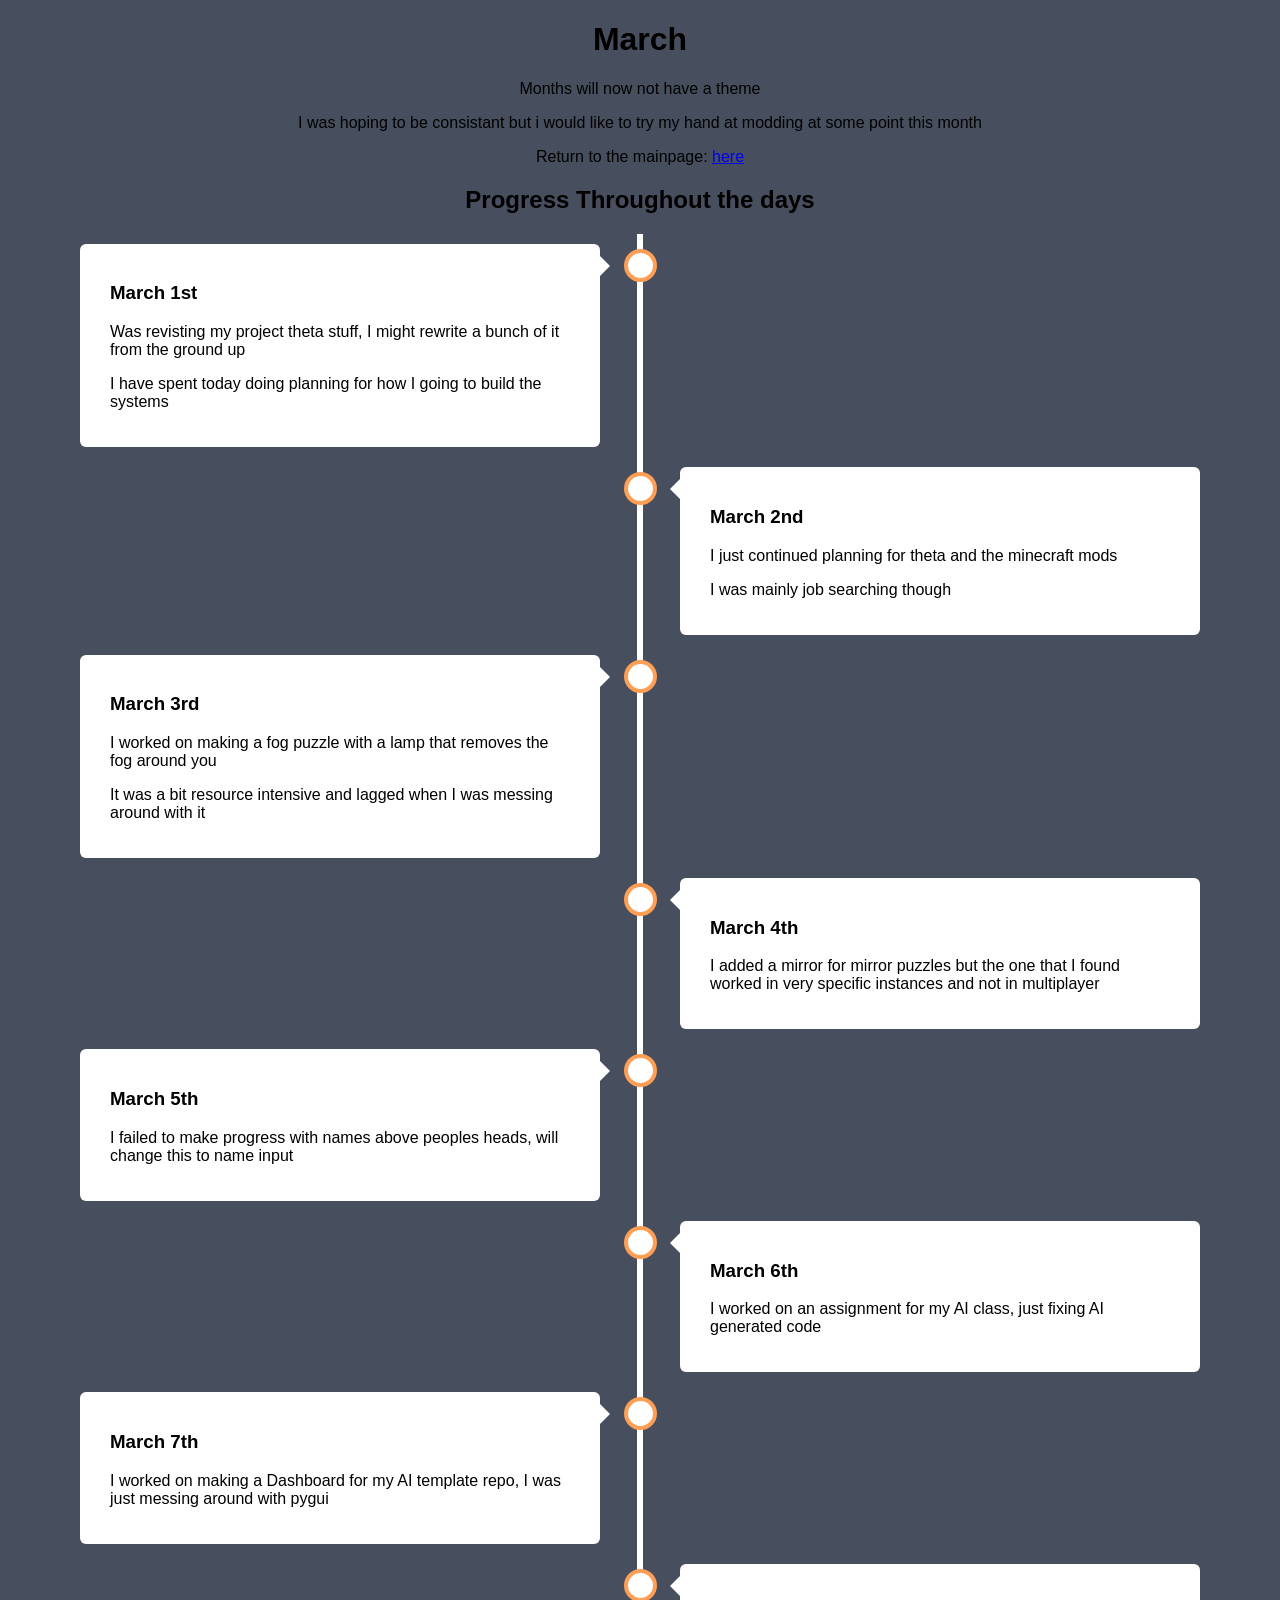
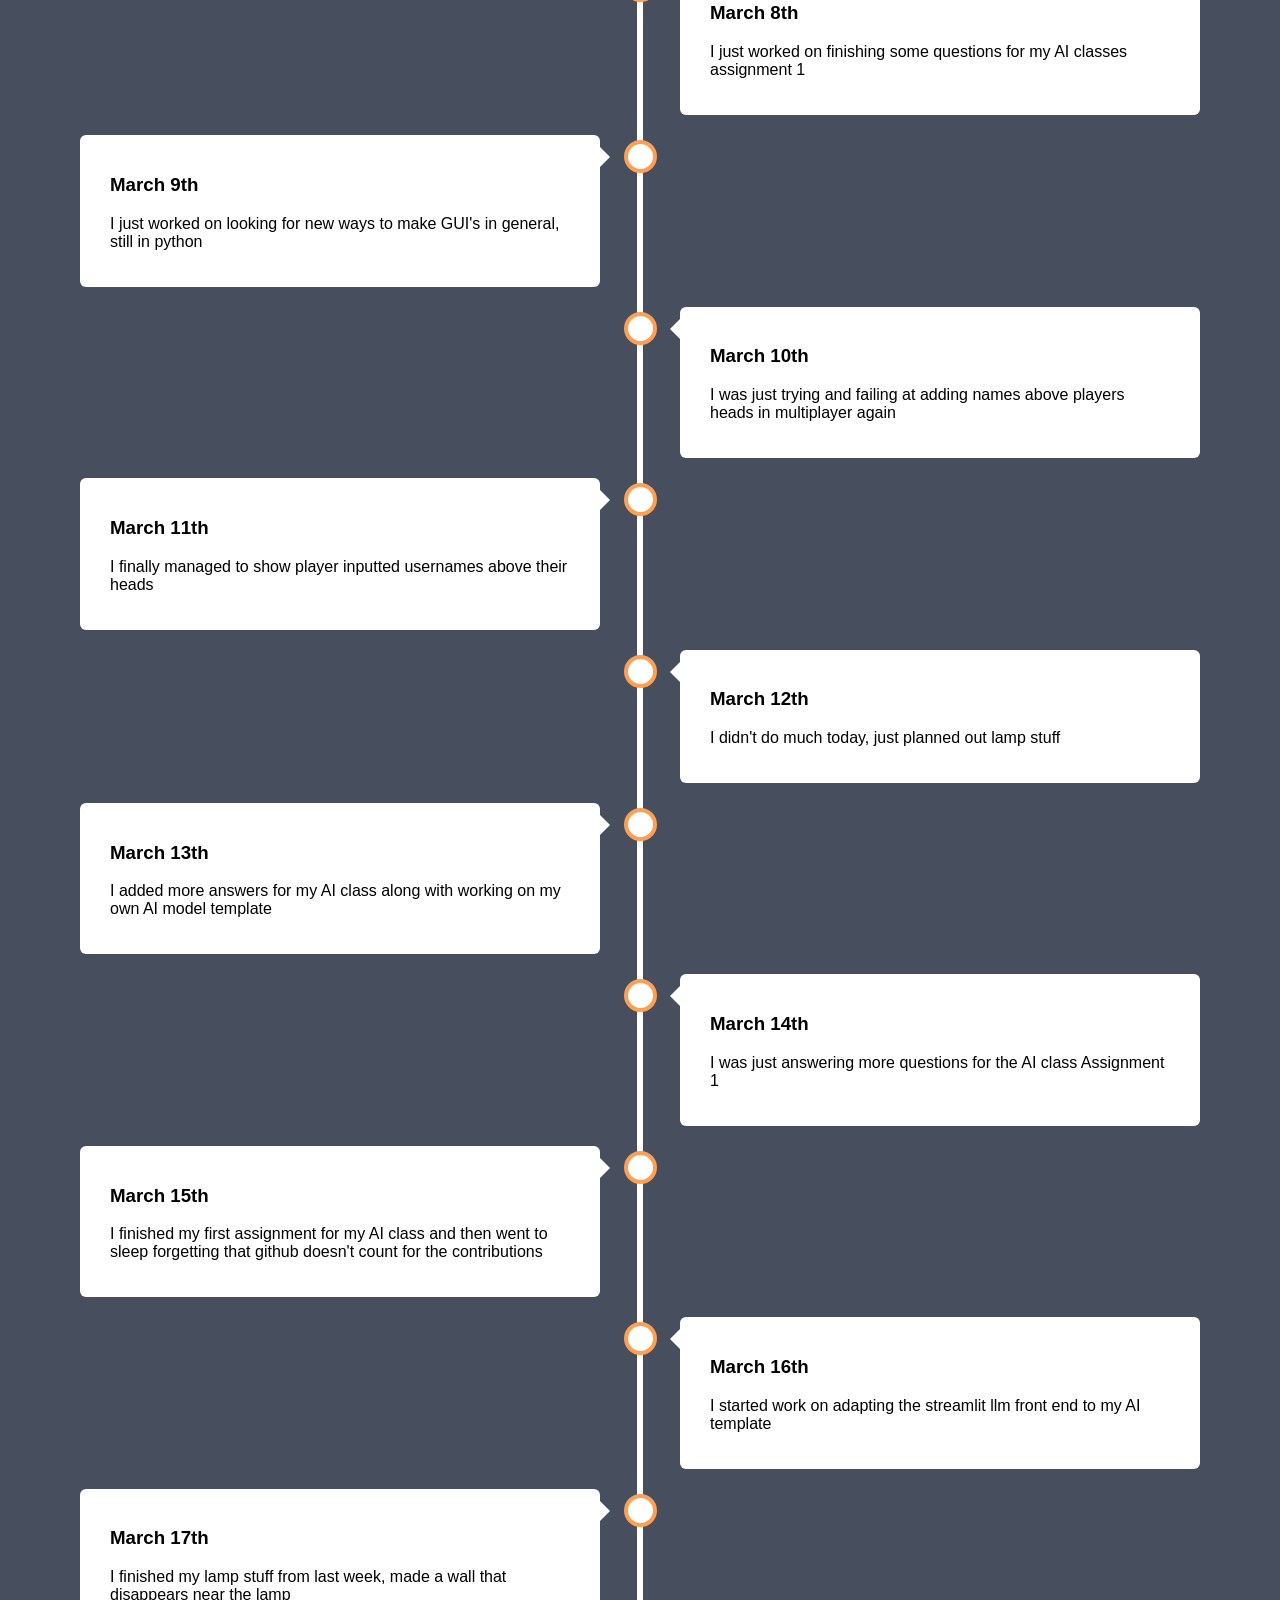
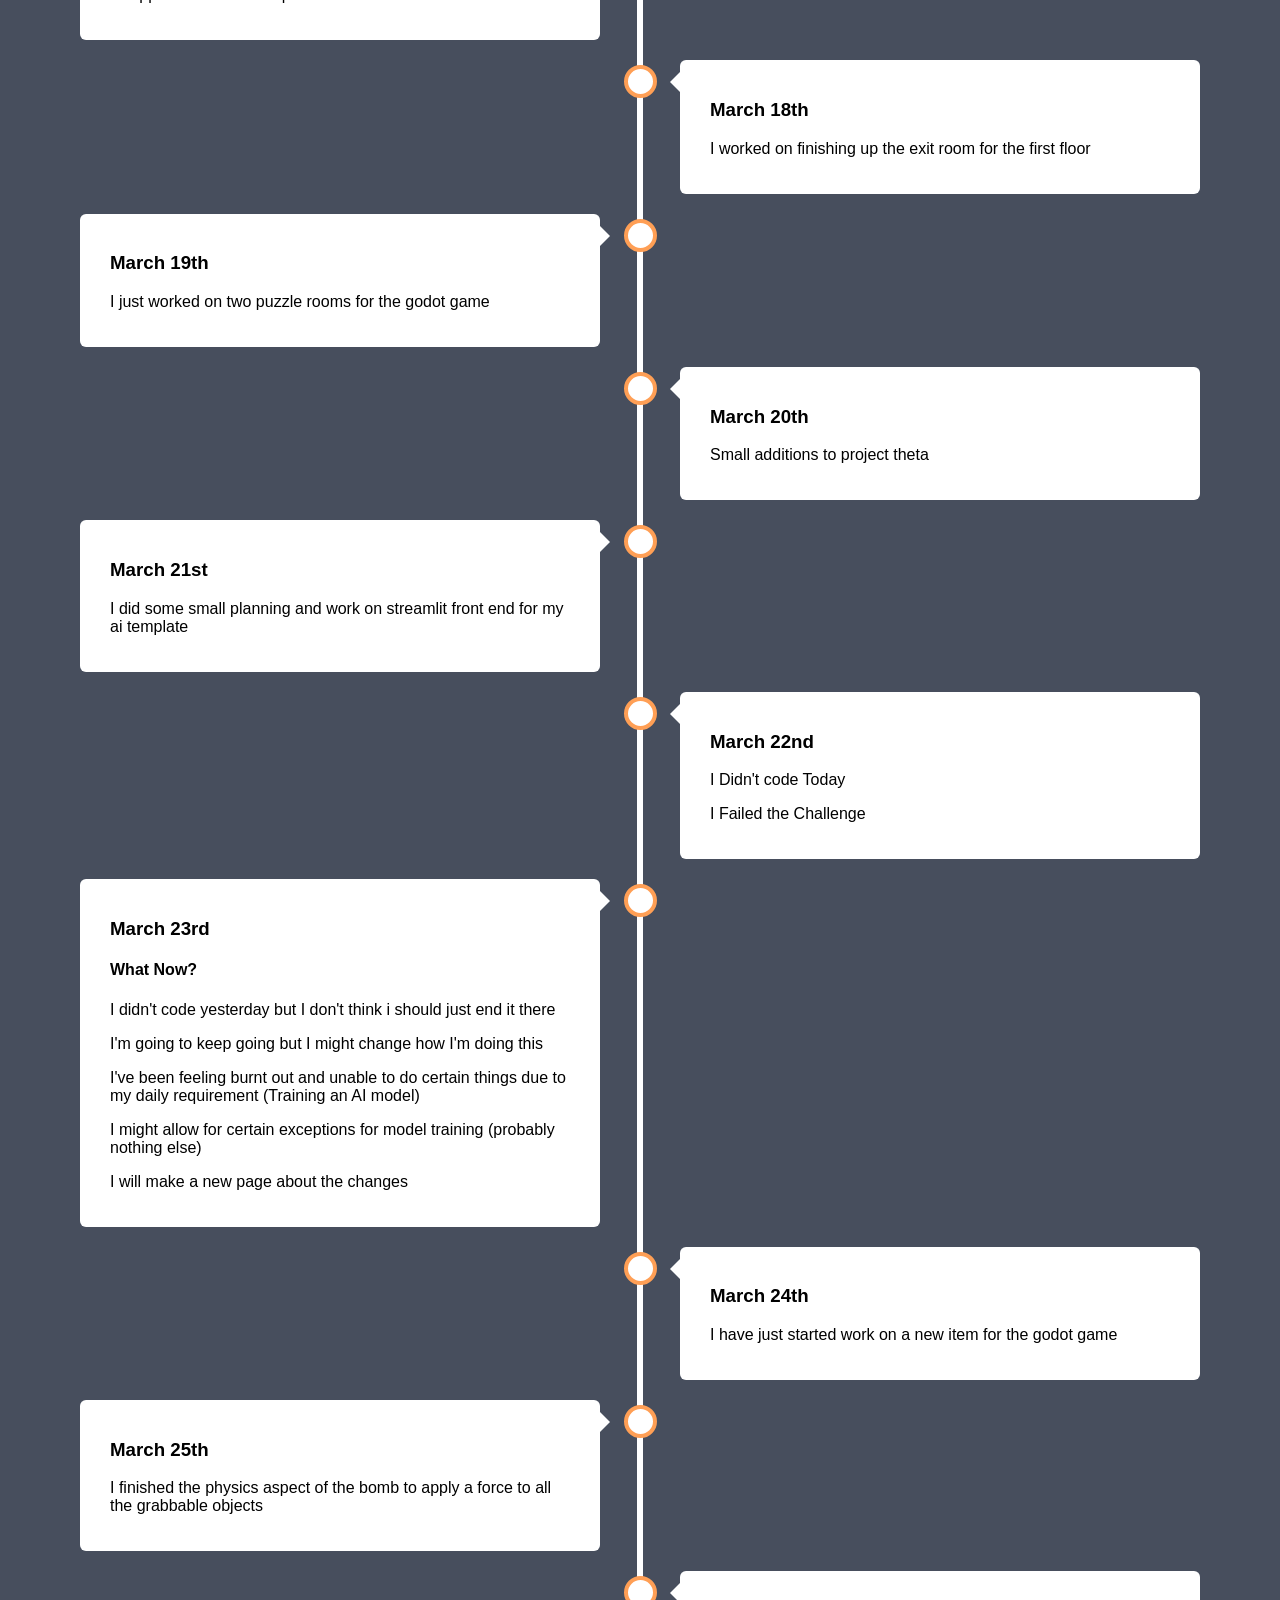
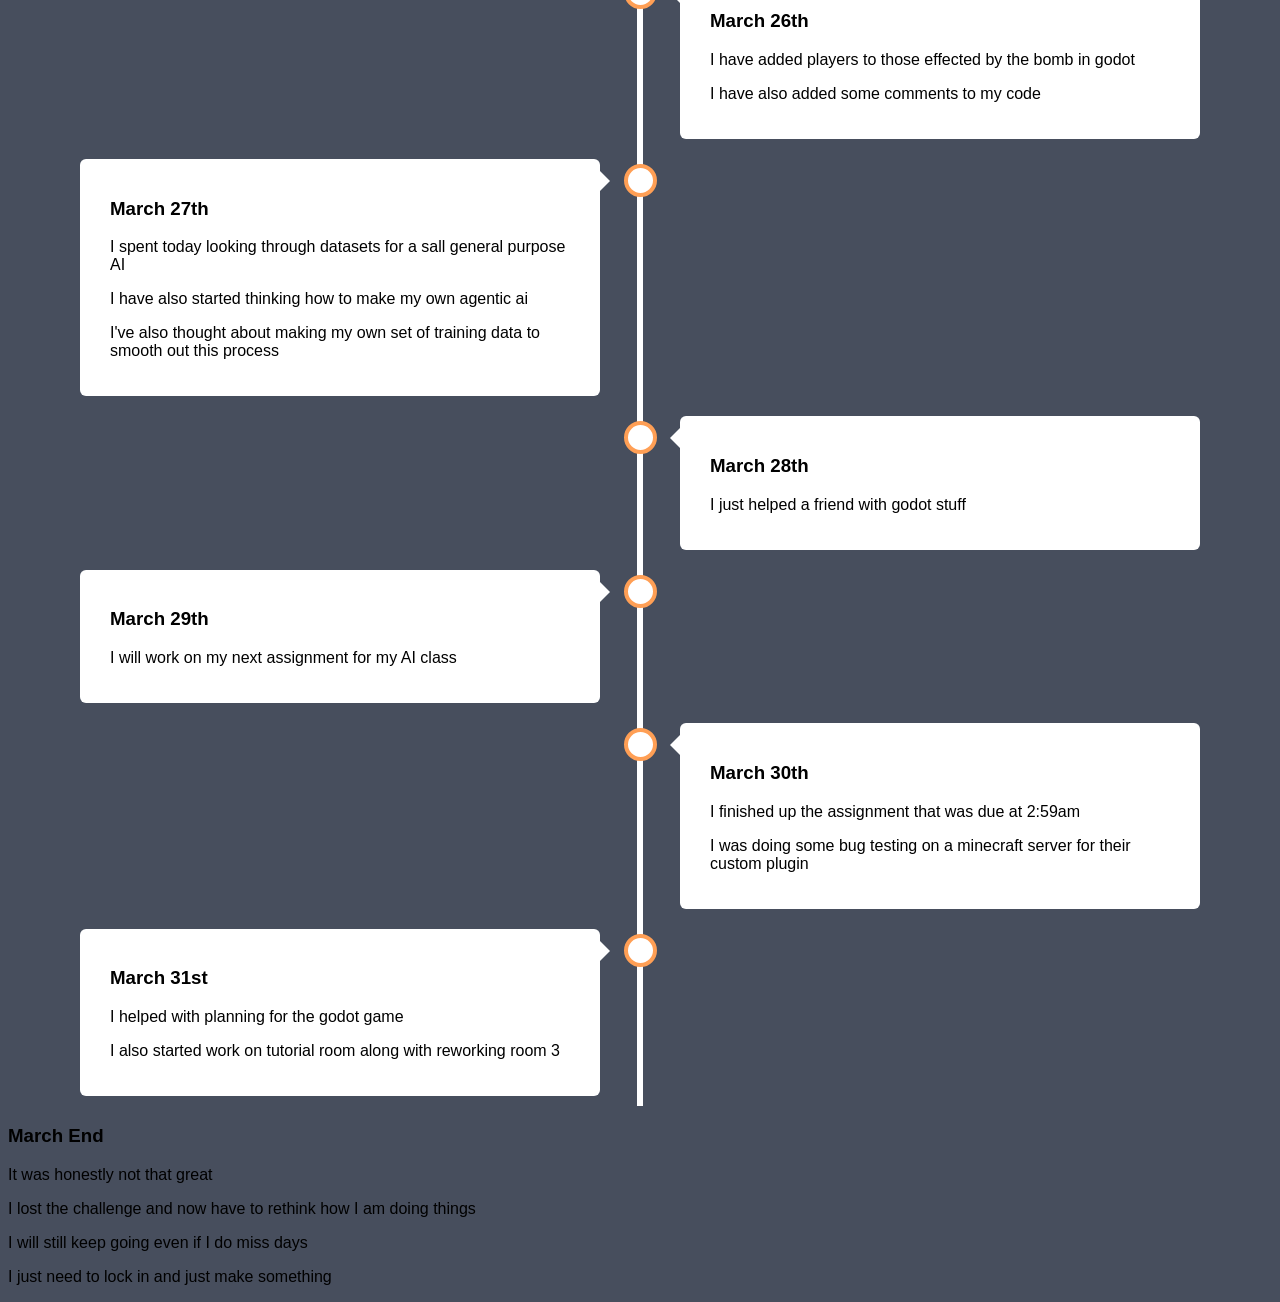
<file: march-timeline.html>
<!DOCTYPE html>
<html lang="en">
    <head>
        <meta charset="UTF-8">
        <meta name="viewport" content="width=device-width, initial-scale=1.0">
        <link rel="stylesheet" href="timeline.css">
        <title>MarchCodeSomethingADay</title>
    </head>
    <body>
        <div class="toppart">
            <h1>March</h1>
            <p>Months will now not have a theme</p>
            <p>I was hoping to be consistant but i would like to try my hand at modding at some point this month</p>
            <p>Return to the mainpage: <a href="index.html">here</a></p>
        </div>
        <!--I will probably for the forseeable future either switch to this or try to make the ul work-->
        <!--This was just a test and might change-->
        <div class="timetext"><h2>Progress Throughout the days</h2></div>
        <div class="timeline">
            <div class="container left">
                <div class="content">
                    <h3>March 1st</h3>
                    <p>Was revisting my project theta stuff, I might rewrite a bunch of it from the ground up</p>
                    <p>I have spent today doing planning for how I going to build the systems</p>
                </div>
            </div>
            <div class="container right">
                <div class="content">
                    <h3>March 2nd</h3>
                    <p>I just continued planning for theta and the minecraft mods</p>
                    <p>I was mainly job searching though</p>
                </div>
            </div>
            <div class="container left">
                <div class="content">
                    <h3>March 3rd</h3>
                    <p>I worked on making a fog puzzle with a lamp that removes the fog around you</p>
                    <p>It was a bit resource intensive and lagged when I was messing around with it</p>
                </div>
            </div>
            <div class="container right">
                <div class="content">
                    <h3>March 4th</h3>
                    <p>I added a mirror for mirror puzzles but the one that I found worked in very specific instances and not in multiplayer</p>
                </div>
            </div>
            <div class="container left">
                <div class="content">
                    <h3>March 5th</h3>
                    <p>I failed to make progress with names above peoples heads, will change this to name input</p>
                </div>
            </div>
            <div class="container right">
                <div class="content">
                    <h3>March 6th</h3>
                    <p>I worked on an assignment for my AI class, just fixing AI generated code</p>
                </div>
            </div>
            <div class="container left">
                <div class="content">
                    <h3>March 7th</h3>
                    <p>I worked on making a Dashboard for my AI template repo, I was just messing around with pygui</p>
                </div>
            </div>
            <div class="container right">
                <div class="content">
                    <h3>March 8th</h3>
                    <p>I just worked on finishing some questions for my AI classes assignment 1</p>
                </div>
            </div>
            <div class="container left">
                <div class="content">
                    <h3>March 9th</h3>
                    <p>I just worked on looking for new ways to make GUI's in general, still in python</p>
                </div>
            </div>
            <div class="container right">
                <div class="content">
                    <h3>March 10th</h3>
                    <p>I was just trying and failing at adding names above players heads in multiplayer again</p>
                </div>
            </div>
            <div class="container left">
                <div class="content">
                    <h3>March 11th</h3>
                    <p>I finally managed to show player inputted usernames above their heads</p>
                </div>
            </div>
            <div class="container right">
                <div class="content">
                    <h3>March 12th</h3>
                    <p>I didn't do much today, just planned out lamp stuff</p>
                </div>
            </div>
            <div class="container left">
                <div class="content">
                    <h3>March 13th</h3>
                    <p>I added more answers for my AI class along with working on my own AI model template</p>
                </div>
            </div>
            <div class="container right">
                <div class="content">
                    <h3>March 14th</h3>
                    <p>I was just answering more questions for the AI class Assignment 1</p>    
                </div>
            </div>
            <div class="container left">
                <div class="content">
                    <h3>March 15th</h3>
                    <p>I finished my first assignment for my AI class and then went to sleep forgetting that github doesn't count for the contributions</p>
                </div>
            </div>
            <div class="container right">
                <div class="content">
                    <h3>March 16th</h3>
                    <p>I started work on adapting the streamlit llm front end to my AI template</p>
                </div>
            </div>
            <div class="container left">
                <div class="content">
                    <h3>March 17th</h3>
                    <p>I finished my lamp stuff from last week, made a wall that disappears near the lamp</p>
                </div>
            </div>
            <div class="container right">
                <div class="content">
                    <h3>March 18th</h3>
                    <p>I worked on finishing up the exit room for the first floor</p>
                </div>
            </div>
            <div class="container left">
                <div class="content">
                    <h3>March 19th</h3>
                    <p>I just worked on two puzzle rooms for the godot game</p>
                </div>
            </div>
            <div class="container right">
                <div class="content">
                    <h3>March 20th</h3>
                    <p>Small additions to project theta</p>
                </div>
            </div>
            <div class="container left">
                <div class="content">
                    <h3>March 21st</h3>
                    <p>I did some small planning and work on streamlit front end for my ai template</p>
                </div>
            </div>
            <div class="container right">
                <div class="content">
                    <h3>March 22nd</h3>
                    <p>I Didn't code Today</p>
                    <p>I Failed the Challenge</p>
                </div>
            </div>
            <div class="container left">
                <div class="content">
                    <h3>March 23rd</h3>
                    <h4>What Now?</h4>
                    <p>I didn't code yesterday but I don't think i should just end it there</p>
                    <p>I'm going to keep going but I might change how I'm doing this</p>
                    <p>I've been feeling burnt out and unable to do certain things due to my daily requirement (Training an AI model)</p>
                    <p>I might allow for certain exceptions for model training (probably nothing else)</p>
                    <p>I will make a new page about the changes</p>
                </div>
            </div>
            <div class="container right">
                <div class="content">
                    <h3>March 24th</h3>
                    <p>I have just started work on a new item for the godot game</p>
                </div>
            </div>
            <div class="container left">
                <div class="content">
                    <h3>March 25th</h3>
                    <p>I finished the physics aspect of the bomb to apply a force to all the grabbable objects</p>
                </div>
            </div>
            <div class="container right">
                <div class="content">
                    <h3>March 26th</h3>
                    <p>I have added players to those effected by the bomb in godot</p>
                    <p>I have also added some comments to my code</p>
                </div>
            </div>
            <div class="container left">
                <div class="content">
                    <h3>March 27th</h3>
                    <p>I spent today looking through datasets for a sall general purpose AI</p>
                    <p>I have also started thinking how to make my own agentic ai</p>
                    <p>I've also thought about making my own set of training data to smooth out this process</p>
                </div>
            </div>
            <div class="container right">
                <div class="content">
                    <h3>March 28th</h3>
                    <p>I just helped a friend with godot stuff</p>
                </div>
            </div>
            <div class="container left">
                <div class="content">
                    <h3>March 29th</h3>
                    <p>I will work on my next assignment for my AI class</p>
                </div>
            </div>
            <div class="container right">
                <div class="content">
                    <h3>March 30th</h3>
                    <p>I finished up the assignment that was due at 2:59am</p>
                    <p>I was doing some bug testing on a minecraft server for their custom plugin</p>
                </div>
            </div>
            <div class="container left">
                <div class="content">
                    <h3>March 31st</h3>
                    <p>I helped with planning for the godot game</p>
                    <p>I also started work on tutorial room along with reworking room 3</p>
                </div>
            </div>
            <!--
            <div class="container right">
                <div class="content">

                </div>
            </div>
            <div class="container left">
                <div class="content">

                </div>
            </div>
            -->
        </div>
        <h3>March End</h3>
        <p>It was honestly not that great</p>
        <p>I lost the challenge and now have to rethink how I am doing things</p>
        <p>I will still keep going even if I do miss days</p>
        <p>I just need to lock in and just make something</p>
    </body>
</html>
</file>
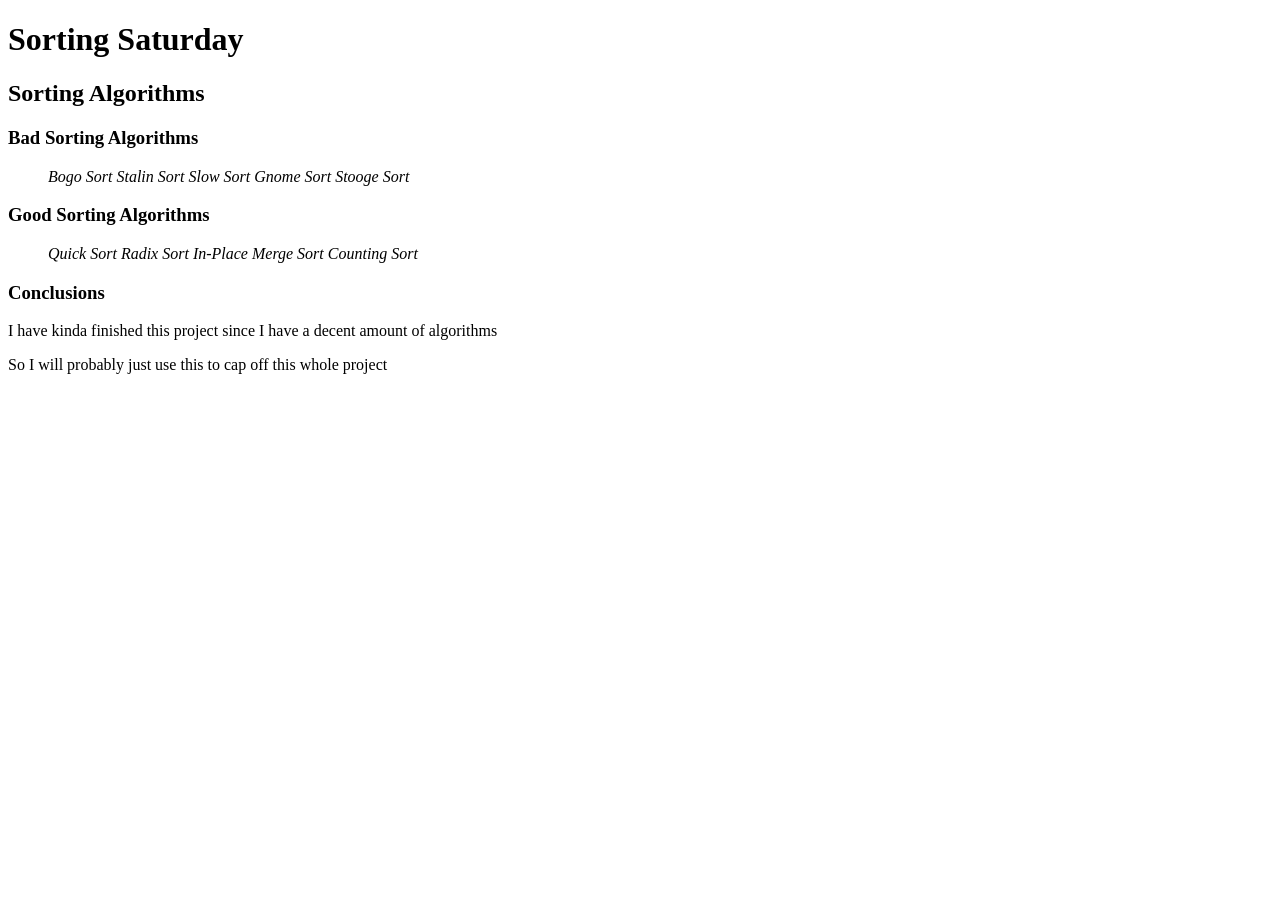
<file: sortingsaturday.html>
<!DOCTYPE html>
<html lang="en">
<head>
    <meta charset="UTF-8">
    <meta name="viewport" content="width=device-width, initial-scale=1.0">
    <title>Sorting Saturday</title>
</head>
<body>
    <h1>Sorting Saturday</h1>
    <h2>Sorting Algorithms</h2>
    <h3>Bad Sorting Algorithms</h3>
    <ul>
        <i>Bogo Sort</i>
        <i>Stalin Sort</i>
        <i>Slow Sort</i>
        <i>Gnome Sort</i>
        <i>Stooge Sort</i>
    </ul>
    <h3>Good Sorting Algorithms</h3>
    <ul>
        <i>Quick Sort</i>
        <i>Radix Sort</i>
        <i>In-Place Merge Sort</i>
        <i>Counting Sort</i>
    </ul>
    <h3>Conclusions</h3>
    <p>I have kinda finished this project since I have a decent amount of algorithms</p>
    <p>So I will probably just use this to cap off this whole project</p>
</body>
</html>
</file>
<file: timeline.css>
/*
* I have just yoinked this from w3 schools and will apply at some point
*/

* {
  box-sizing: border-box;
}

body {
  background-color: #474e5d;
  font-family: Helvetica, sans-serif;
}

.toppart{
  text-align: center;
}

.timetext{
  text-align: center;
}

/* The actual timeline (the vertical ruler) */
.timeline {
  position: relative;
  max-width: 1200px;
  margin: 0 auto;
}

/* The actual timeline (the vertical ruler) */
.timeline::after {
  content: '';
  position: absolute;
  width: 6px;
  background-color: white;
  top: 0;
  bottom: 0;
  left: 50%;
  margin-left: -3px;
}

/* Container around content */
.container {
  padding: 10px 40px;
  position: relative;
  background-color: inherit;
  width: 50%;
}

/* The circles on the timeline */
.container::after {
  content: '';
  position: absolute;
  width: 25px;
  height: 25px;
  right: -17px;
  background-color: white;
  border: 4px solid #FF9F55;
  top: 15px;
  border-radius: 50%;
  z-index: 1;
}

/* Place the container to the left */
.left {
  left: 0;
}

/* Place the container to the right */
.right {
  left: 50%;
}

/* Add arrows to the left container (pointing right) */
.left::before {
  content: " ";
  height: 0;
  position: absolute;
  top: 22px;
  width: 0;
  z-index: 1;
  right: 30px;
  border: medium solid white;
  border-width: 10px 0 10px 10px;
  border-color: transparent transparent transparent white;
}

/* Add arrows to the right container (pointing left) */
.right::before {
  content: " ";
  height: 0;
  position: absolute;
  top: 22px;
  width: 0;
  z-index: 1;
  left: 30px;
  border: medium solid white;
  border-width: 10px 10px 10px 0;
  border-color: transparent white transparent transparent;
}

/* Fix the circle for containers on the right side */
.right::after {
  left: -16px;
}

/* The actual content */
.content {
  padding: 20px 30px;
  background-color: white;
  position: relative;
  border-radius: 6px;
}

/* Media queries - Responsive timeline on screens less than 600px wide */
@media screen and (max-width: 600px) {
  /* Place the timelime to the left */
  .timeline::after {
  left: 31px;
  }
  
  /* Full-width containers */
  .container {
  width: 100%;
  padding-left: 70px;
  padding-right: 25px;
  }
  
  /* Make sure that all arrows are pointing leftwards */
  .container::before {
  left: 60px;
  border: medium solid white;
  border-width: 10px 10px 10px 0;
  border-color: transparent white transparent transparent;
  }

  /* Make sure all circles are at the same spot */
  .left::after, .right::after {
  left: 15px;
  }
  
  /* Make all right containers behave like the left ones */
  .right {
  left: 0%;
  }
}
</file>
